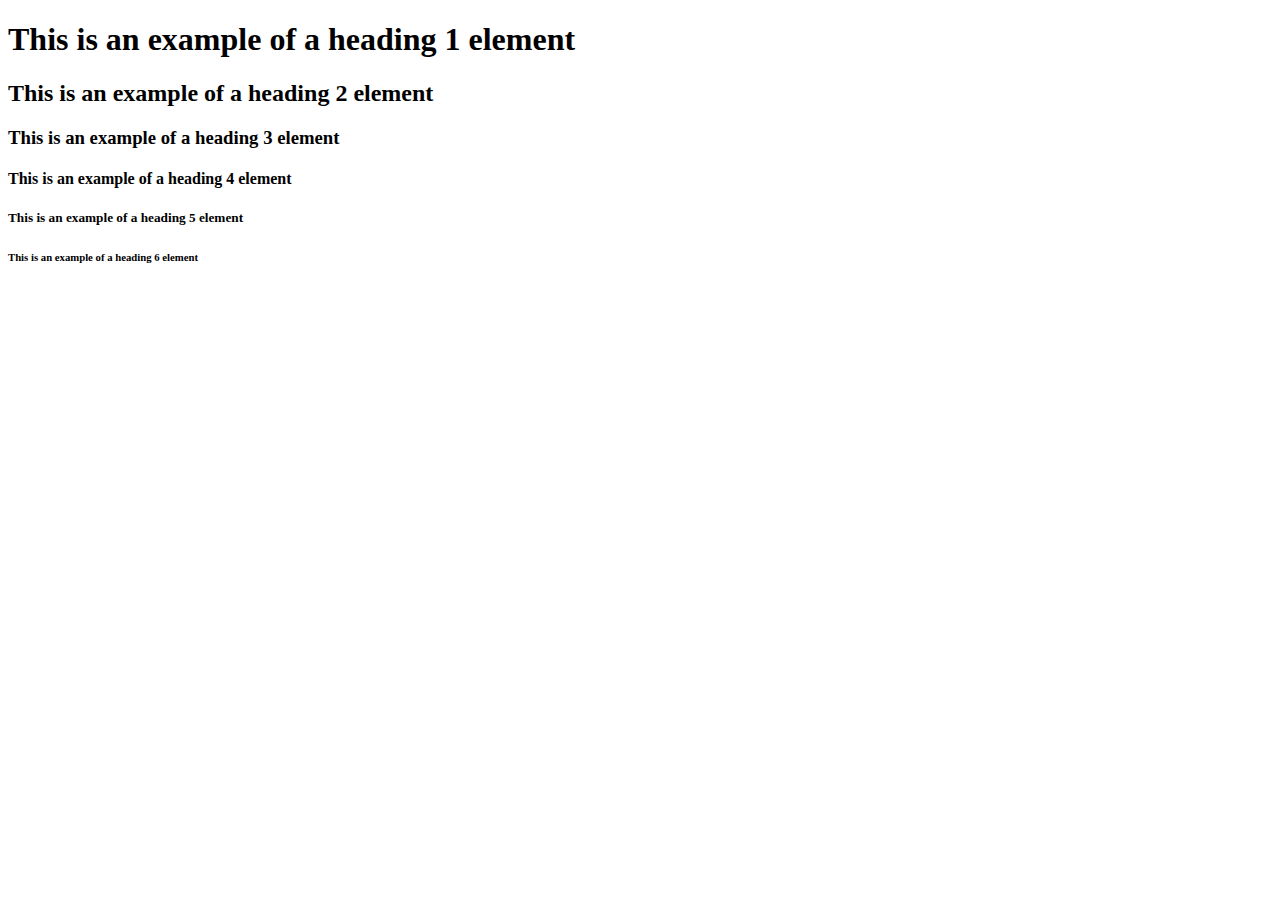
<file: demos/01-headings/index.html>
<!DOCTYPE html>
<html lang="en">
    <head>
        <meta charset="UTF-8">
        <meta name="viewport" content="width=device-width, initial-scale=1.0">
        <title>Headings Demo</title>
    </head>
    <body>
        <h1>This is an example of a heading 1 element</h1>
        <h2>This is an example of a heading 2 element</h2>
        <h3>This is an example of a heading 3 element</h3>
        <h4>This is an example of a heading 4 element</h4>
        <h5>This is an example of a heading 5 element</h5>
        <h6>This is an example of a heading 6 element</h6>
    </body>
</html>
</file>
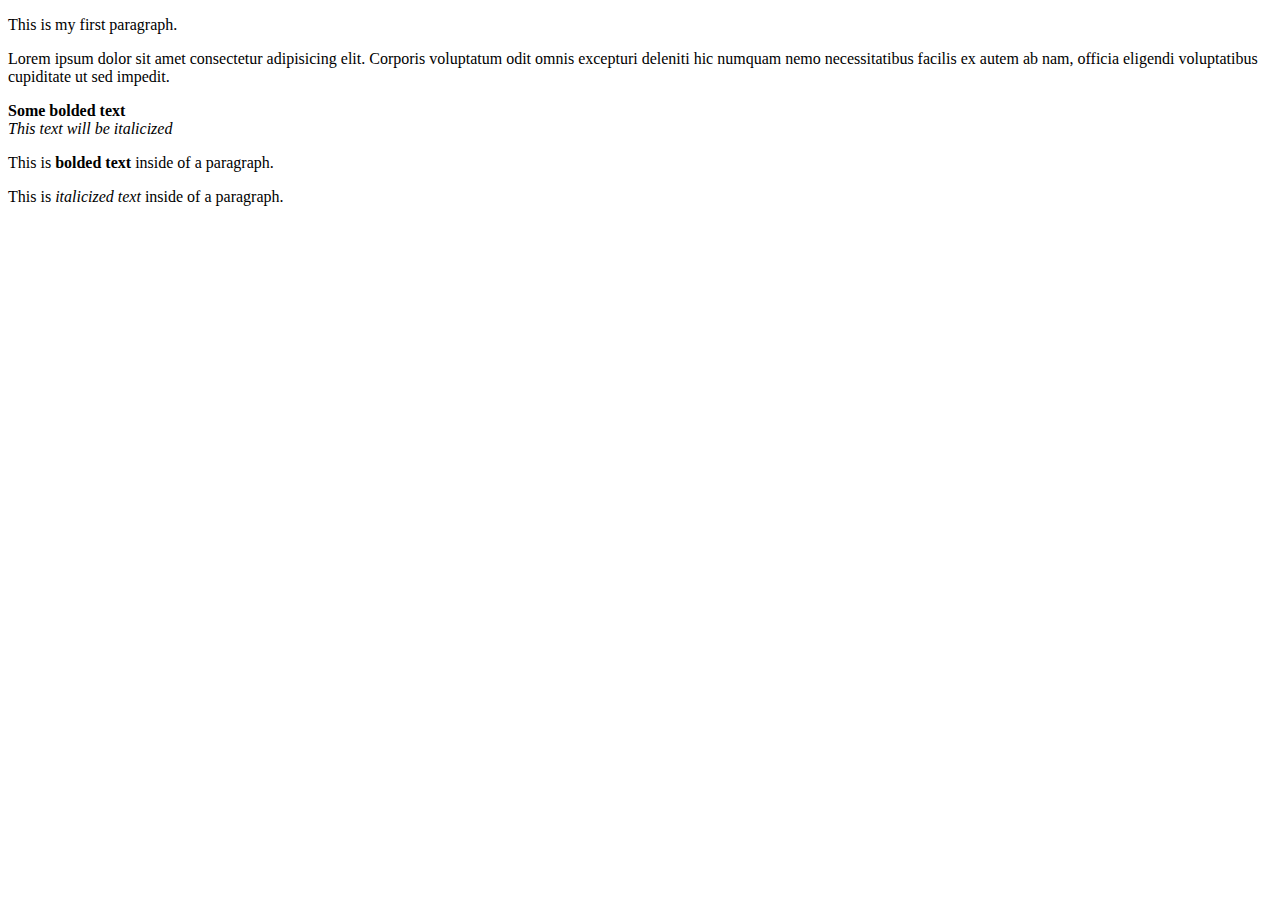
<file: demos/02-text-styling/index.html>
<!DOCTYPE html>
<html lang="en">
    <head>
        <meta charset="UTF-8">
        <meta name="viewport" content="width=device-width, initial-scale=1.0">
        <title>Text Styling Tags Demo</title>
    </head>
    <body>
        <p>This is my first paragraph.</p>
        <p>
            Lorem ipsum dolor sit amet consectetur adipisicing elit. Corporis voluptatum odit omnis excepturi deleniti hic numquam nemo necessitatibus facilis ex autem ab nam, officia eligendi voluptatibus cupiditate ut sed impedit.
        </p>
        <b>Some bolded text</b>
        <br>
        <i>This text will be italicized</i>
        <p>
            This is <b>bolded text</b> inside of a paragraph.
        </p>

        <p>
            This is <i>italicized text</i> inside of a paragraph.
        </p>
        
        
    </body>
</html>
</file>
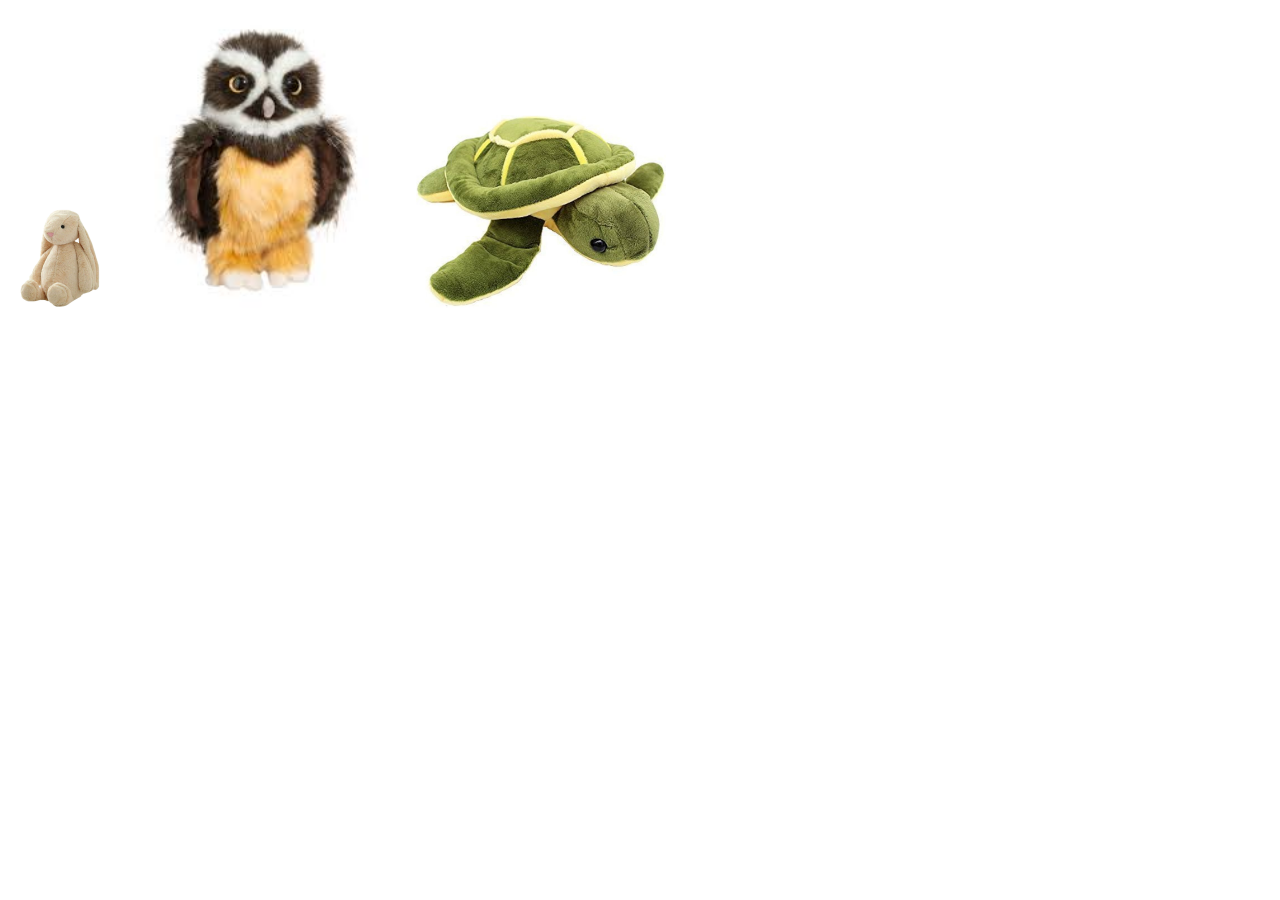
<file: demos/04-images/index.html>
<!DOCTYPE html>
<html lang="en">
    <head>
        <meta charset="UTF-8">
        <meta name="viewport" content="width=device-width, initial-scale=1.0">
        <title>Images Demo</title>
    </head>
    <body>
        <img 
            src="images/bunnyplush.jpeg"
            width="100"
            alt="A cute bunny plush."
        >

      
        
        <img 
            src="images/owlplush.jpeg" 
            alt="A cute Spectacled owl plush."
            height="300"
        >

        <img 
            src="images/turtleplush.jpg" 
            alt="A cute turtle plush that isn't a puppy turtle!"
            width="250"
        >
    </body>
</html>
</file>
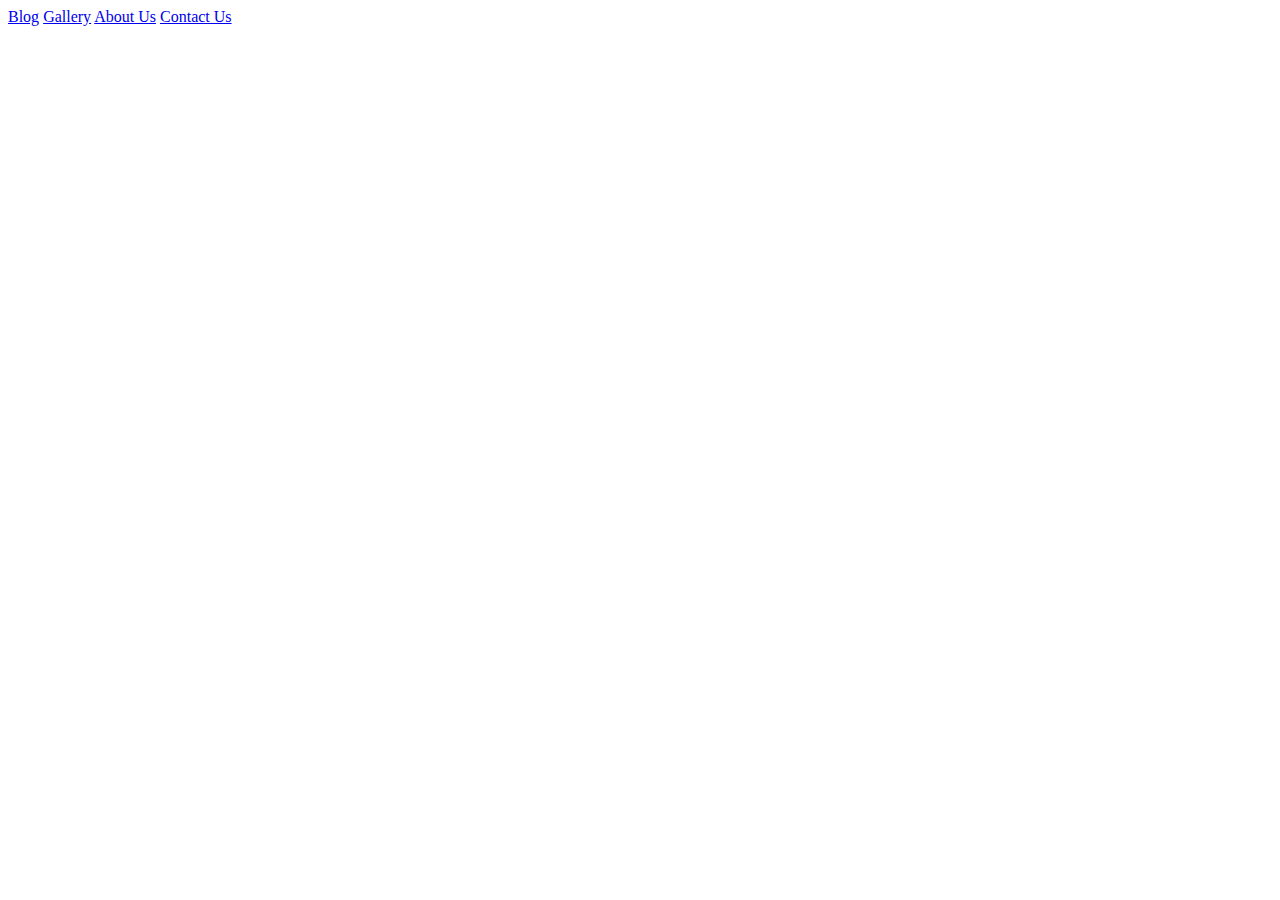
<file: demos/responsiveness demo/index.html>
<!DOCTYPE html>
<html lang="en">
    <head>
        <meta charset="UTF-8">
        <meta name="viewport" content="width=device-width, initial-scale=1.0">
        <title>Responsiveness demo</title>
        <link rel="stylesheet" href="css/style.css">
    </head>
    <body>
        <div id="nav">
            <a href="#">Blog</a>
            <a href="#">Gallery</a>
            <a href="#">About Us</a>
            <a href="#">Contact Us</a>
        </div>
        
        
    </body>
</html>
</file>
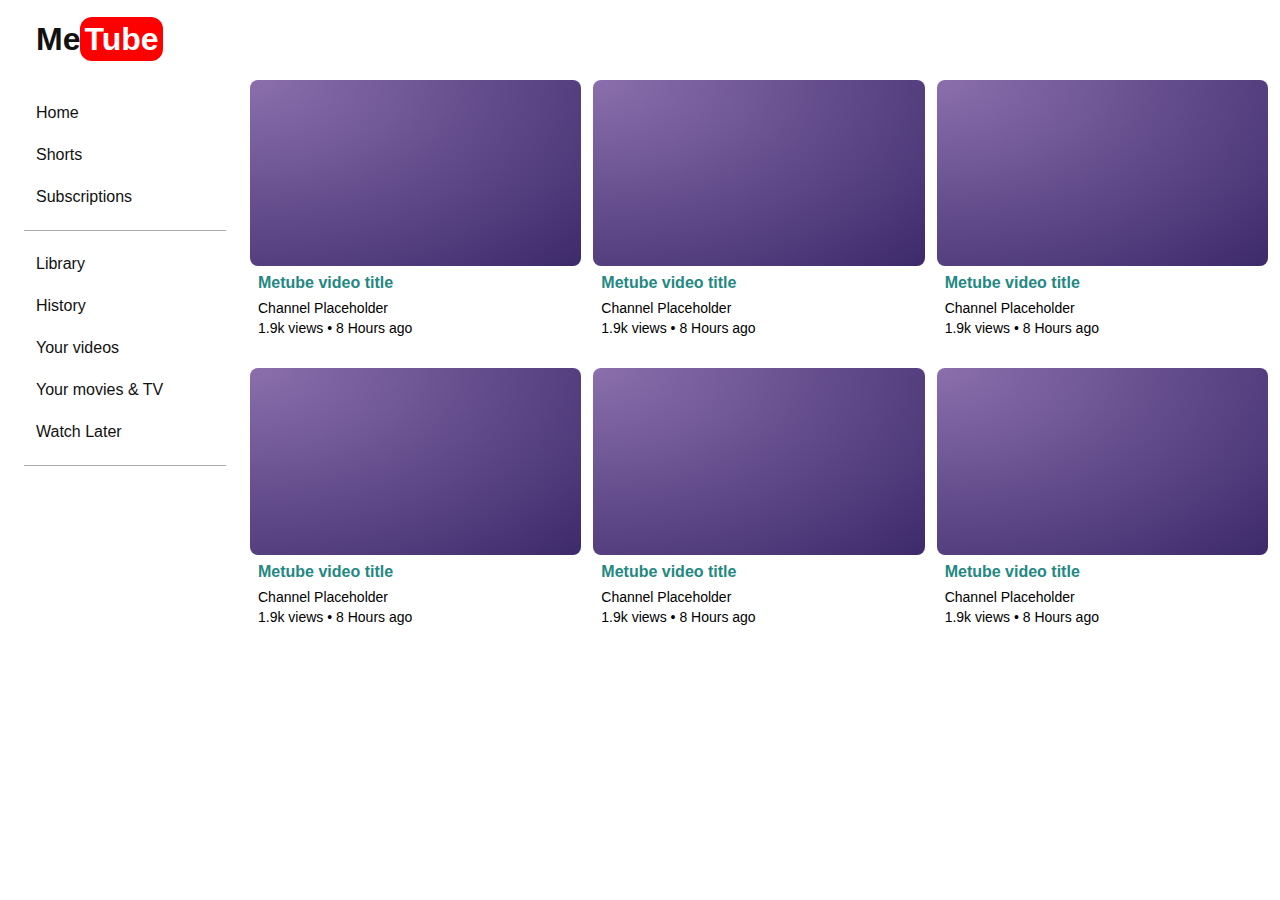
<file: demos/two-columns-mixed/index.html>
<!DOCTYPE html>
<html lang="en">
    <head>
        <meta charset="UTF-8">
        <meta name="viewport" content="width=device-width, initial-scale=1.0">
        <title>Two columns mixed demo</title>
        <link rel="stylesheet" href="css/style.css">
    </head>
    <body>
        <div id="grid-layout">
            <div id="header">
                <h1>
                    <a href="#">
                        <span id="me">Me</span><span id="tube">Tube</span>
                    </a>
                </h1>
            </div>
            <div id="sidebar">
                <ul>
                    <li><a href="#">Home</a></li>
                    <li><a href="#">Shorts</a></li>
                    <li><a href="#">Subscriptions</a></li>
                </ul>
                <ul>
                    <li><a href="#">Library</a></li>
                    <li><a href="#">History</a></li>
                    <li><a href="#">Your videos</a></li>
                    <li><a href="#">Your movies & TV</a></li>
                    <li><a href="#">Watch Later</a></li>
                </ul>
            </div>
            <div id="main">
                <!-- Metube item start -->
                <div class="metube-item">
                    <div class="thumbnail-placeholder"></div>
                    <h4><a href="#">Metube video title</a></h4>
                    <div class="video-details">
                        <div class="video-channel">Channel Placeholder</div>
                        <div class="views-and-post">
                            <span class="video-views">1.9k views</span>
                            &bull;
                            <span class="video-post">8 Hours ago</span>
                        </div>
                    </div>
                </div>
                <!-- Metube item end -->
                <!-- Metube item start -->
                <div class="metube-item">
                    <div class="thumbnail-placeholder"></div>
                    <h4><a href="#">Metube video title</a></h4>
                    <div class="video-details">
                        <div class="video-channel">Channel Placeholder</div>
                        <div class="views-and-post">
                            <span class="video-views">1.9k views</span>
                            &bull;
                            <span class="video-post">8 Hours ago</span>
                        </div>
                    </div>
                </div>
                <!-- Metube item end -->
                <!-- Metube item start -->
                <div class="metube-item">
                    <div class="thumbnail-placeholder"></div>
                    <h4><a href="#">Metube video title</a></h4>
                    <div class="video-details">
                        <div class="video-channel">Channel Placeholder</div>
                        <div class="views-and-post">
                            <span class="video-views">1.9k views</span>
                            &bull;
                            <span class="video-post">8 Hours ago</span>
                        </div>
                    </div>
                </div>
                <!-- Metube item end -->
                <!-- Metube item start -->
                <div class="metube-item">
                    <div class="thumbnail-placeholder"></div>
                    <h4><a href="#">Metube video title</a></h4>
                    <div class="video-details">
                        <div class="video-channel">Channel Placeholder</div>
                        <div class="views-and-post">
                            <span class="video-views">1.9k views</span>
                            &bull;
                            <span class="video-post">8 Hours ago</span>
                        </div>
                    </div>
                </div>
                <!-- Metube item end -->
                <!-- Metube item start -->
                <div class="metube-item">
                    <div class="thumbnail-placeholder"></div>
                    <h4><a href="#">Metube video title</a></h4>
                    <div class="video-details">
                        <div class="video-channel">Channel Placeholder</div>
                        <div class="views-and-post">
                            <span class="video-views">1.9k views</span>
                            &bull;
                            <span class="video-post">8 Hours ago</span>
                        </div>
                    </div>
                </div>
                <!-- Metube item end -->
                  <!-- Metube item start -->
                  <div class="metube-item">
                    <div class="thumbnail-placeholder"></div>
                    <h4><a href="#">Metube video title</a></h4>
                    <div class="video-details">
                        <div class="video-channel">Channel Placeholder</div>
                        <div class="views-and-post">
                            <span class="video-views">1.9k views</span>
                            &bull;
                            <span class="video-post">8 Hours ago</span>
                        </div>
                    </div>
                </div>
                <!-- Metube item end -->

  
            </div>
        </div>
        
    </body>
</html>
</file>
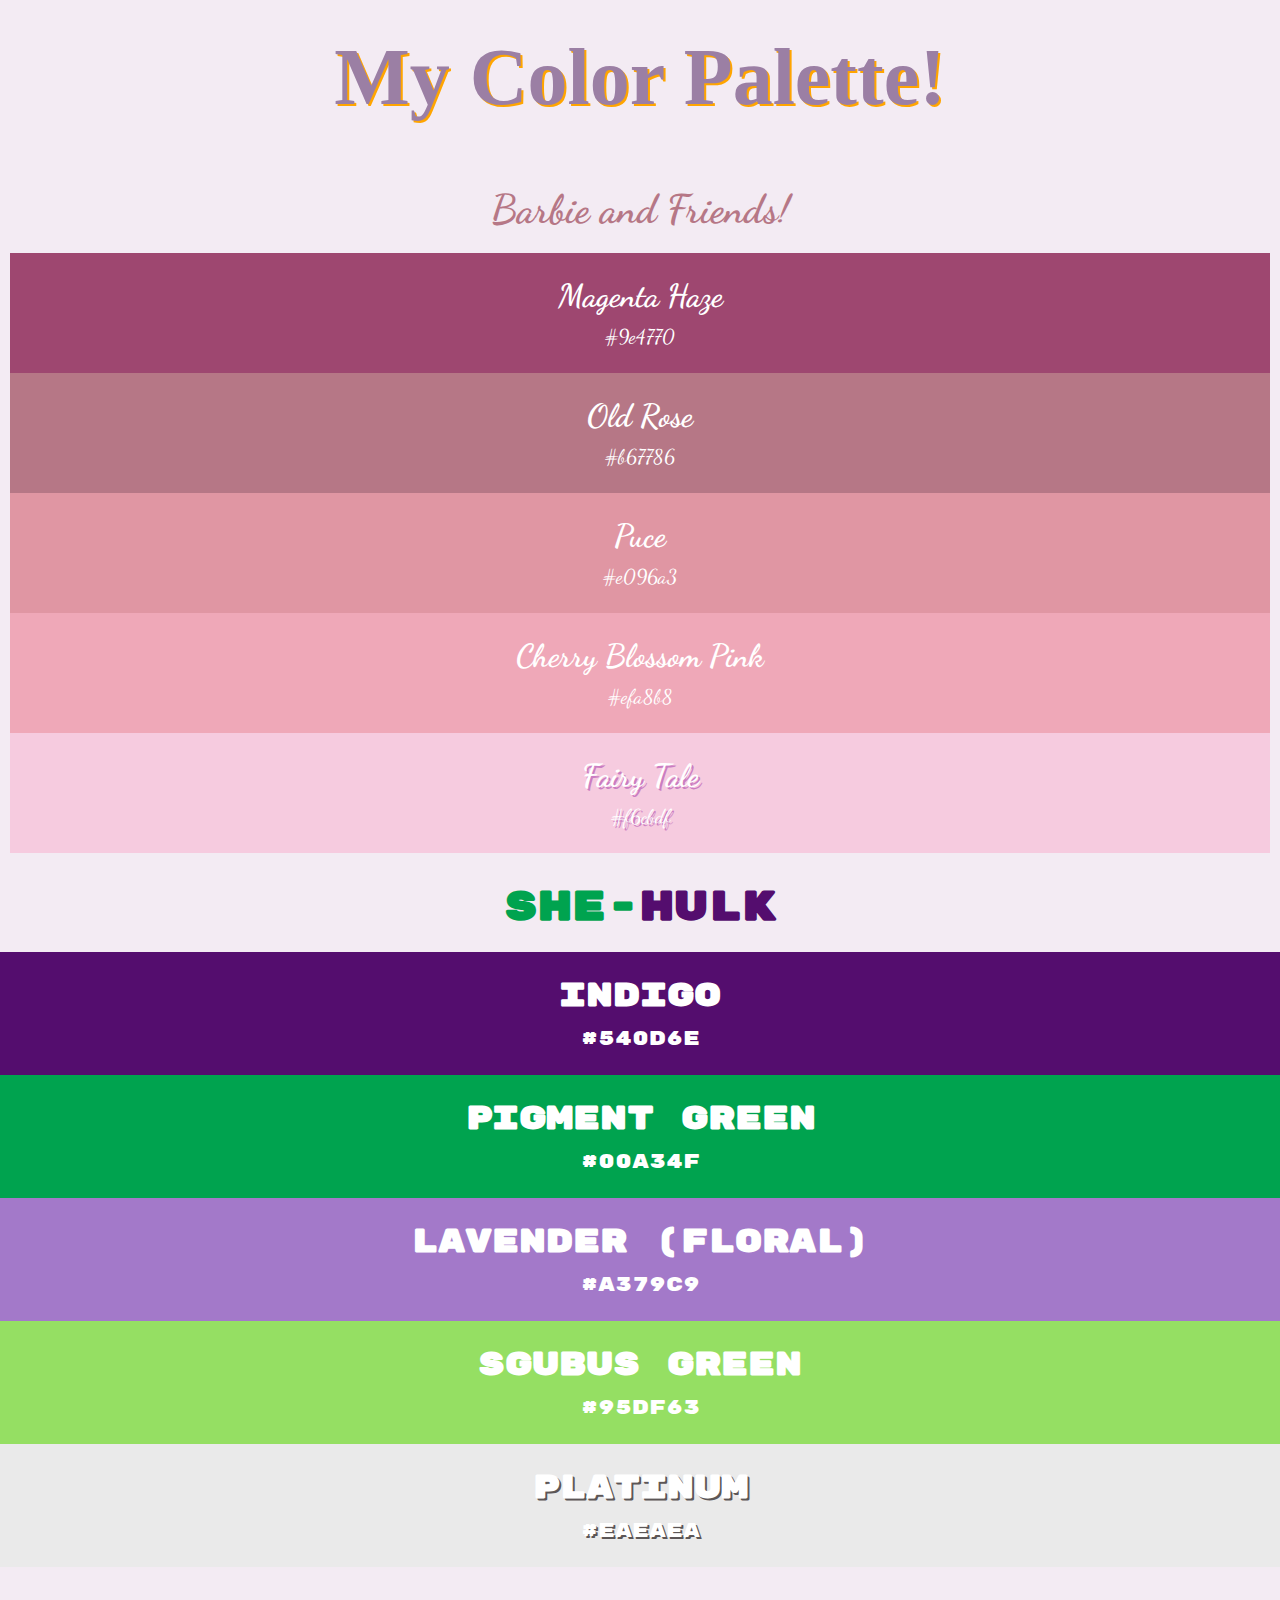
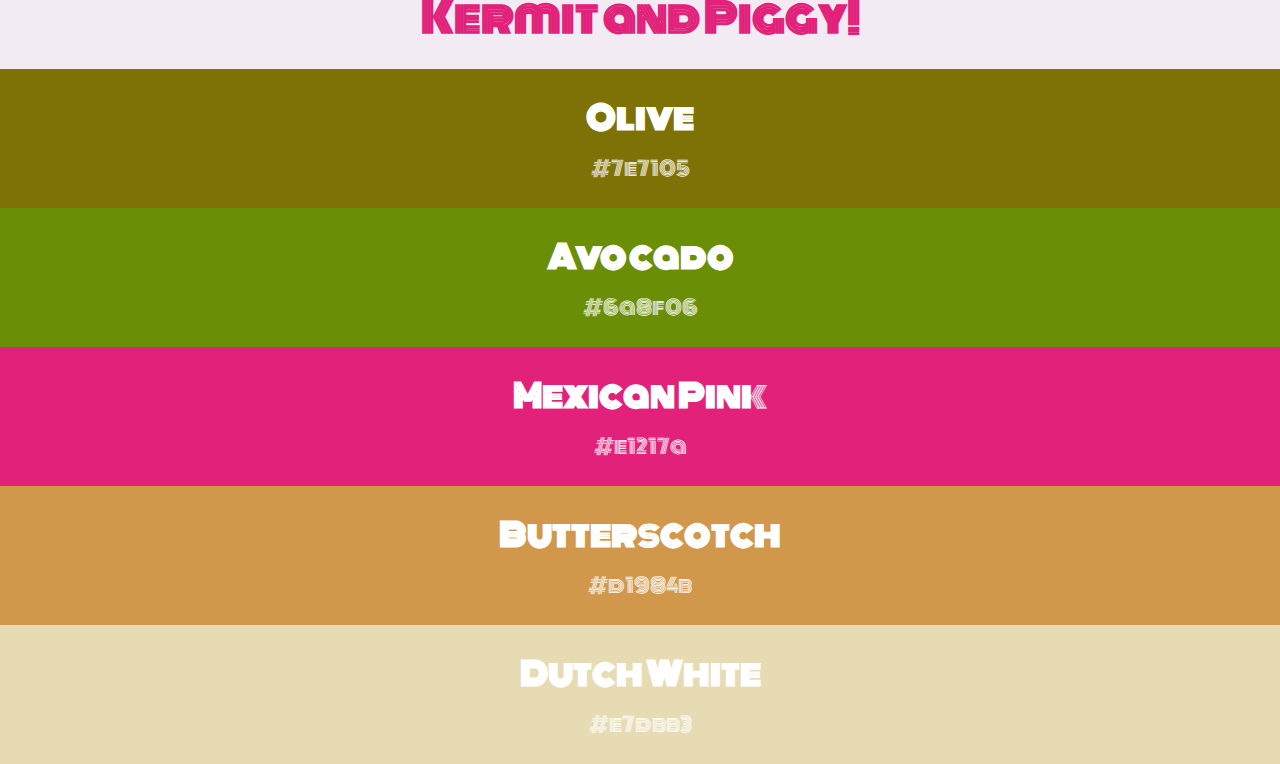
<file: exercises/color-palettes/index.html>
<!DOCTYPE html>
<html lang="en">
    <head>
        <meta charset="UTF-8">
        <meta name="viewport" content="width=device-width, initial-scale=1.0">
        <title>My FUN Color Palette!</title>
        <link rel="stylesheet" href="css/style.css">
    </head>
    <body>
        <main>
            <h1 id="big_title">My Color Palette!</h1>

            <section id="big_flex">
                <aside id="color_palette_one">
                    <h2 id="title_1">Barbie and Friends!</h2>
                    <div id="a1">
                        <h4 class="color_title1">Magenta Haze</h4>
                        <p class="text_hex">#9e4770</p>
                    </div>
                    <div id="b1">
                        <h4 class="color_title1">Old Rose</h4>
                        <p class="text_hex">#b67786</p>
                    </div>
                    <div id="c1">
                        <h4 class="color_title1">Puce</h4>
                        <p class="text_hex">#e096a3</p>
                    </div>
                    <div id="d1">
                        <h4 class="color_title1">Cherry Blossom Pink</h4>
                        <p class="text_hex">#efa8b8</p>
                    </div>
                    <div id="e1">
                        <h4 class="color_title1" id="fairy_text">
                            Fairy Tale
                        </h4>
                        <p class="text_hex" id="fairy_hex">#f6cbdf</p>
                    </div>
                </aside>

                <aside id="color_palette_two">
                    <h2 id="title_2">She-<span>Hulk</span></h2>
                    <div id="a2">
                        <h4 class="color_title2">Indigo</h4>
                        <p class="text_hex">#540d6e</p>
                    </div>
                    <div id="b2">
                        <h4 class="color_title2">Pigment Green</h4>
                        <p class="text_hex">#00a34f</p>
                    </div>
                    <div id="c2">
                        <h4 class="color_title2">Lavender (floral)</h4>
                        <p class="text_hex">#A379c9</p>
                    </div>
                    <div id="d2">
                        <h4 class="color_title2">SGUBUS Green</h4>
                        <p class="text_hex">#95df63</p>
                    </div>
                    <div id="e2">
                        <h4 class="color_title2" id="pla_title">Platinum</h4>
                        <p class="text_hex" id="pla_hex">#eaeaea</p>
                    </div>

                </aside>

                <aside id="color_palette_three">
                    <h2 id="title_3">Kermit and Piggy!</h2>
                    <div id="a3">
                        <h4 class="color_title3">Olive</h4>
                        <p class="text_hex">#7e7105</p>
                    </div>
                    <div id="b3">
                        <h4 class="color_title3">Avocado</h4>
                        <p class="text_hex">#6a8f06</p>
                    </div>
                    <div id="c3">
                        <h4 class="color_title3">Mexican Pink</h4>
                        <p class="text_hex">#e1217a</p>
                    </div>
                    <div id="d3">
                        <h4 class="color_title3">Butterscotch</h4>
                        <p class="text_hex">#d1984b</p>
                    </div>
                    <div id="e3">
                        <h4 class="color_title3">Dutch White</h4>
                        <p class="text_hex">#e7dbb3</p>
                    </div>

                </aside>

            </section>
        </main>
        
    </body>
</html>
</file>
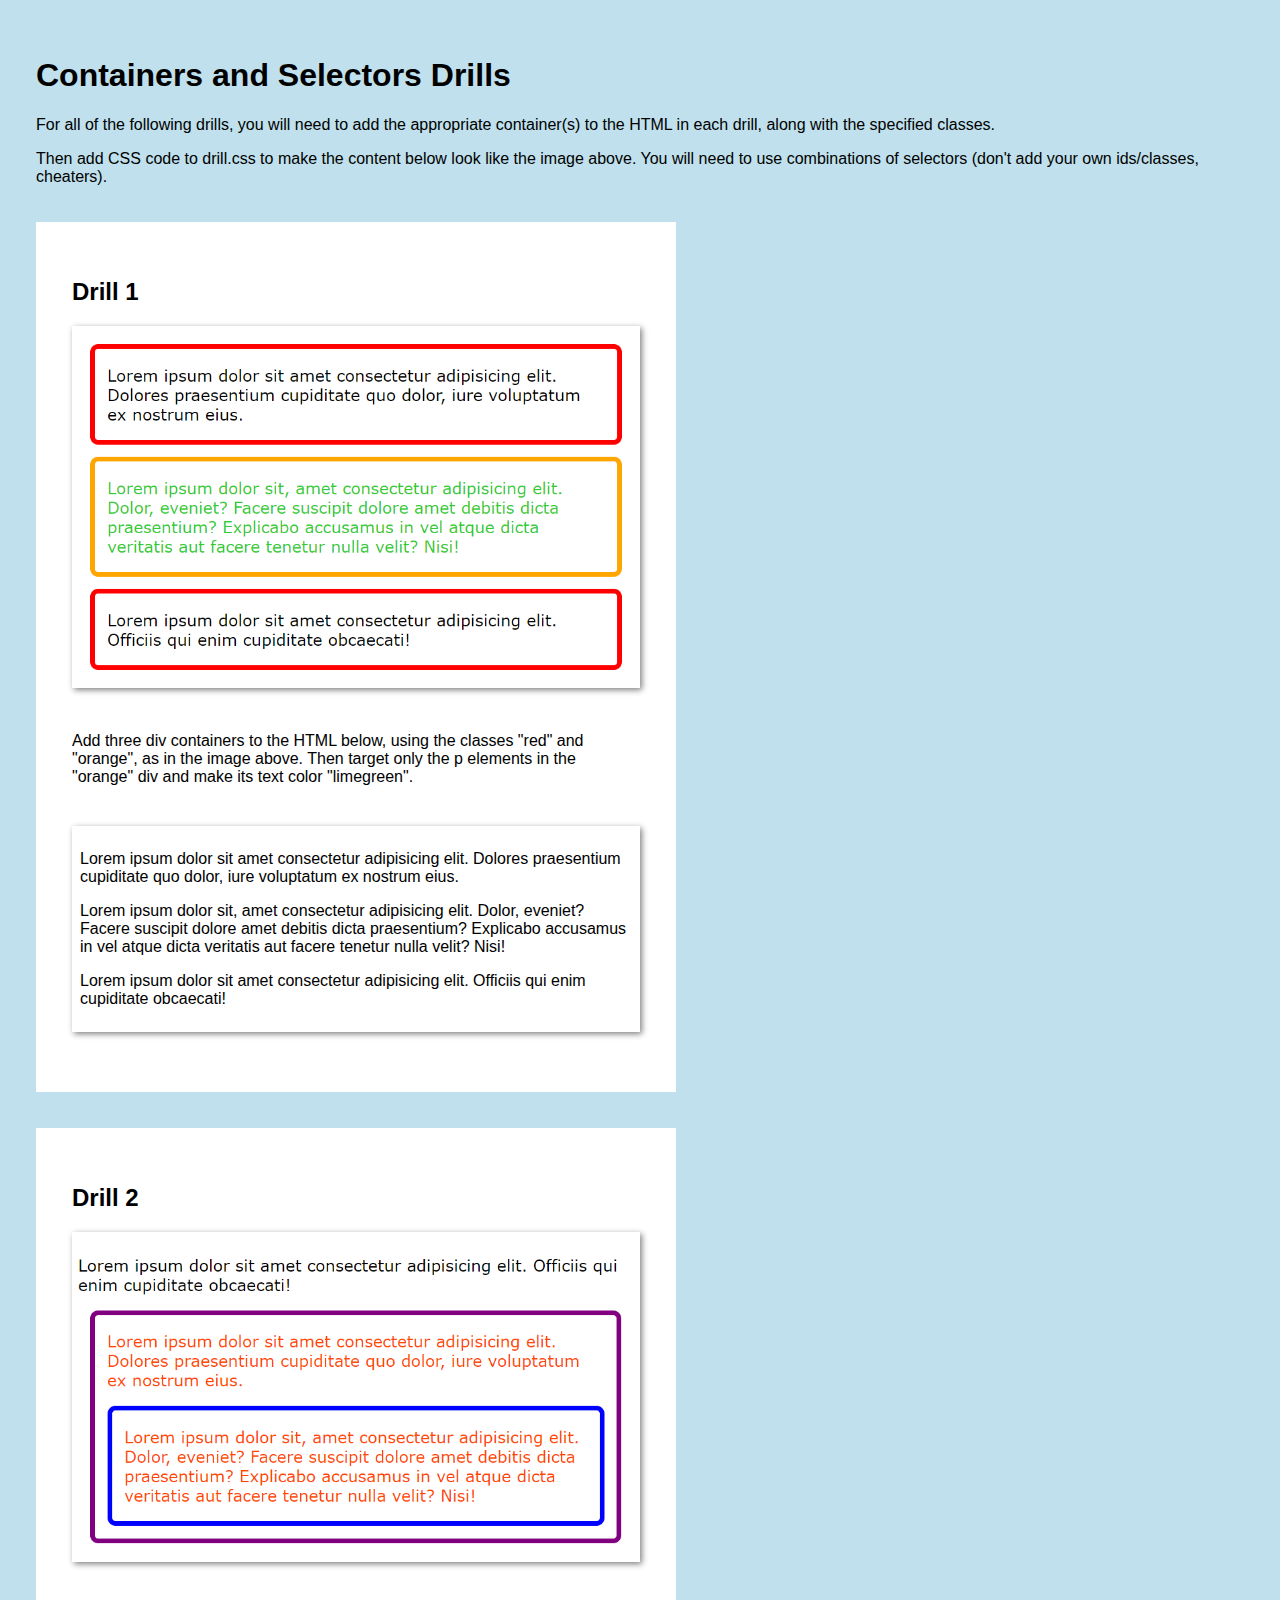
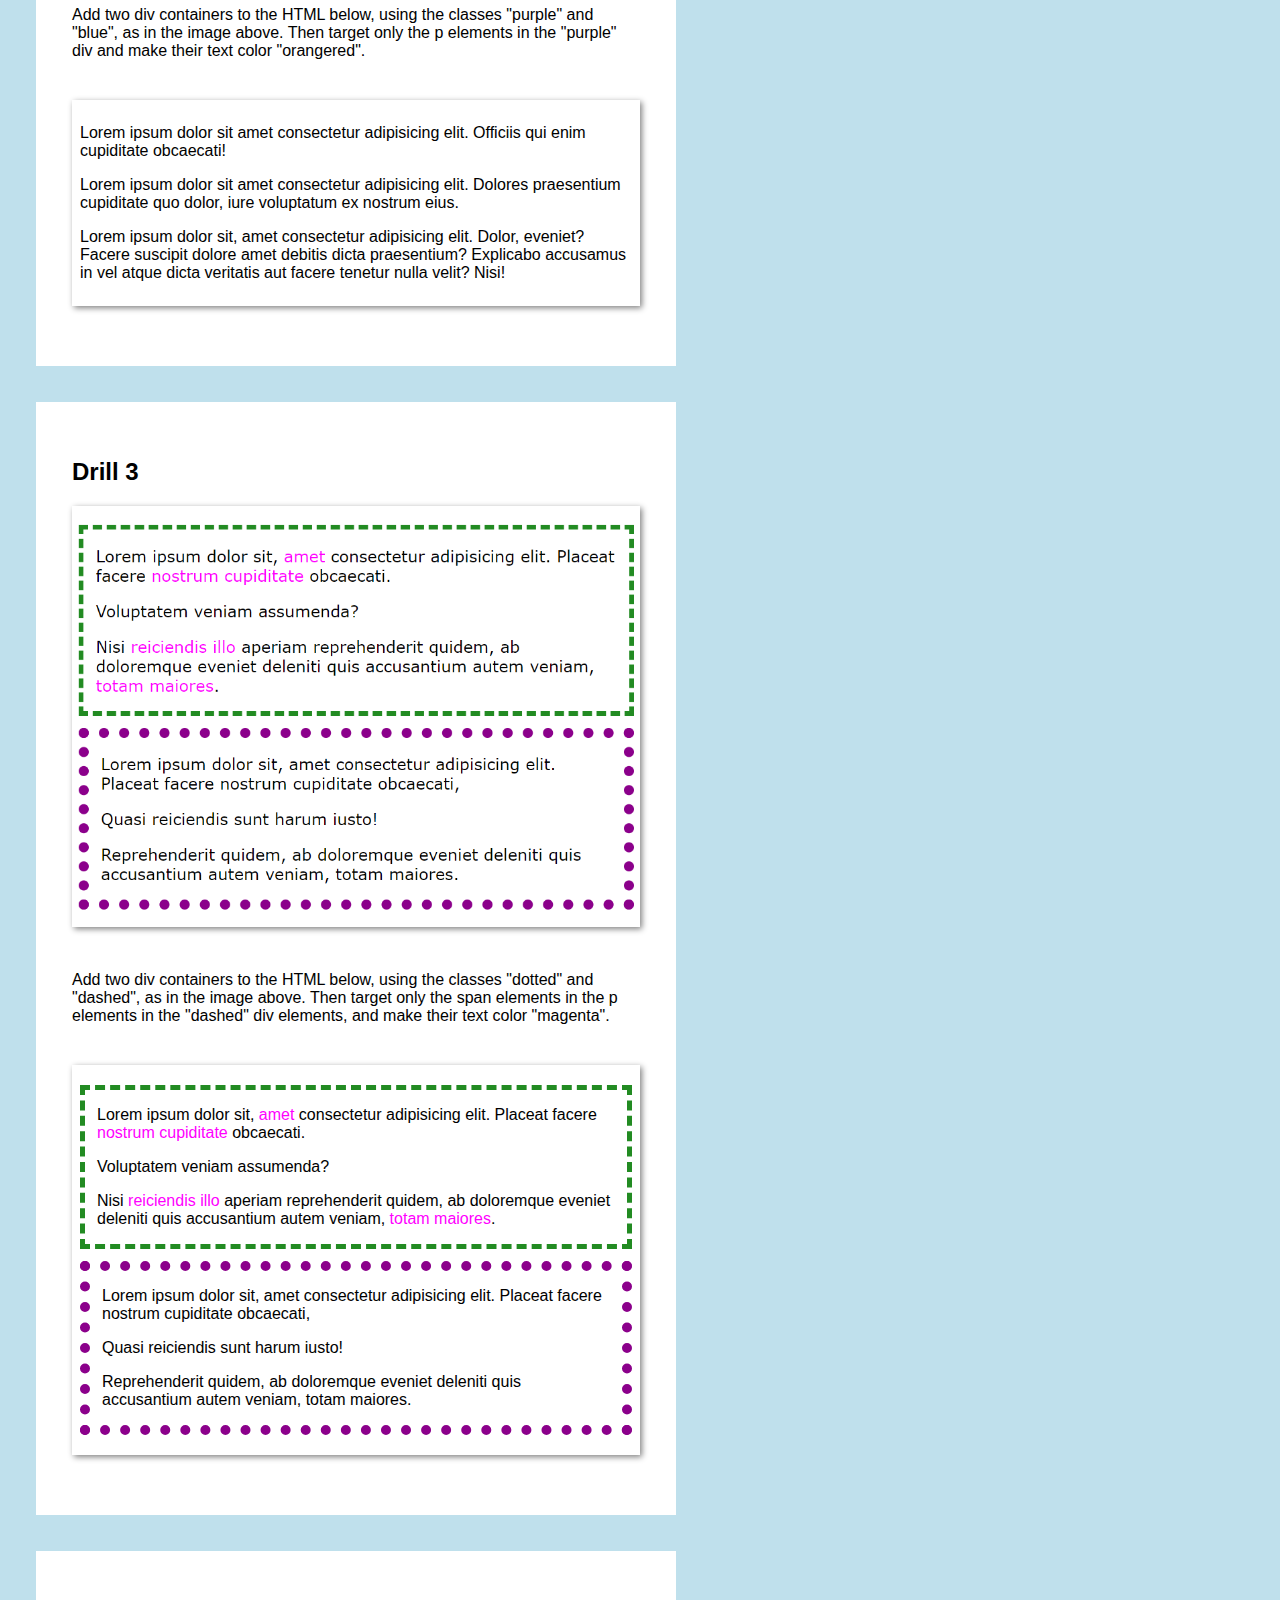
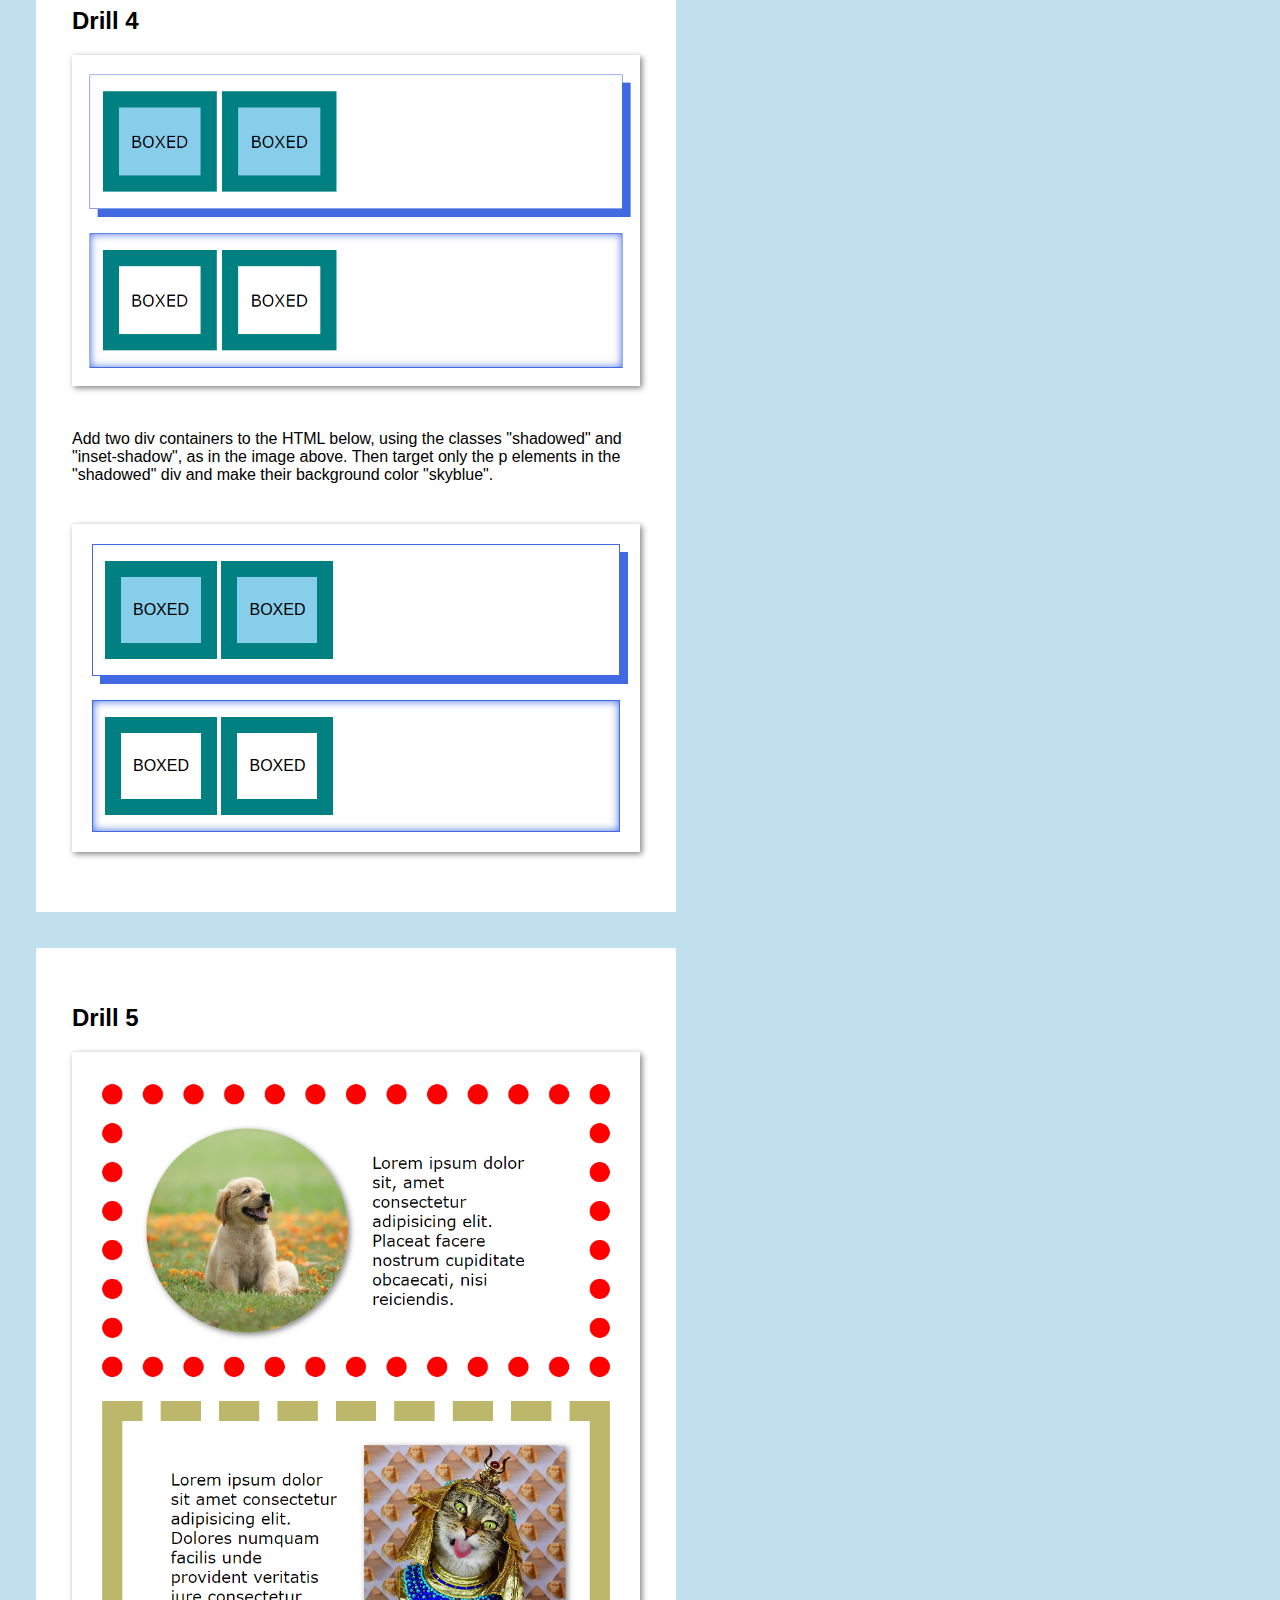
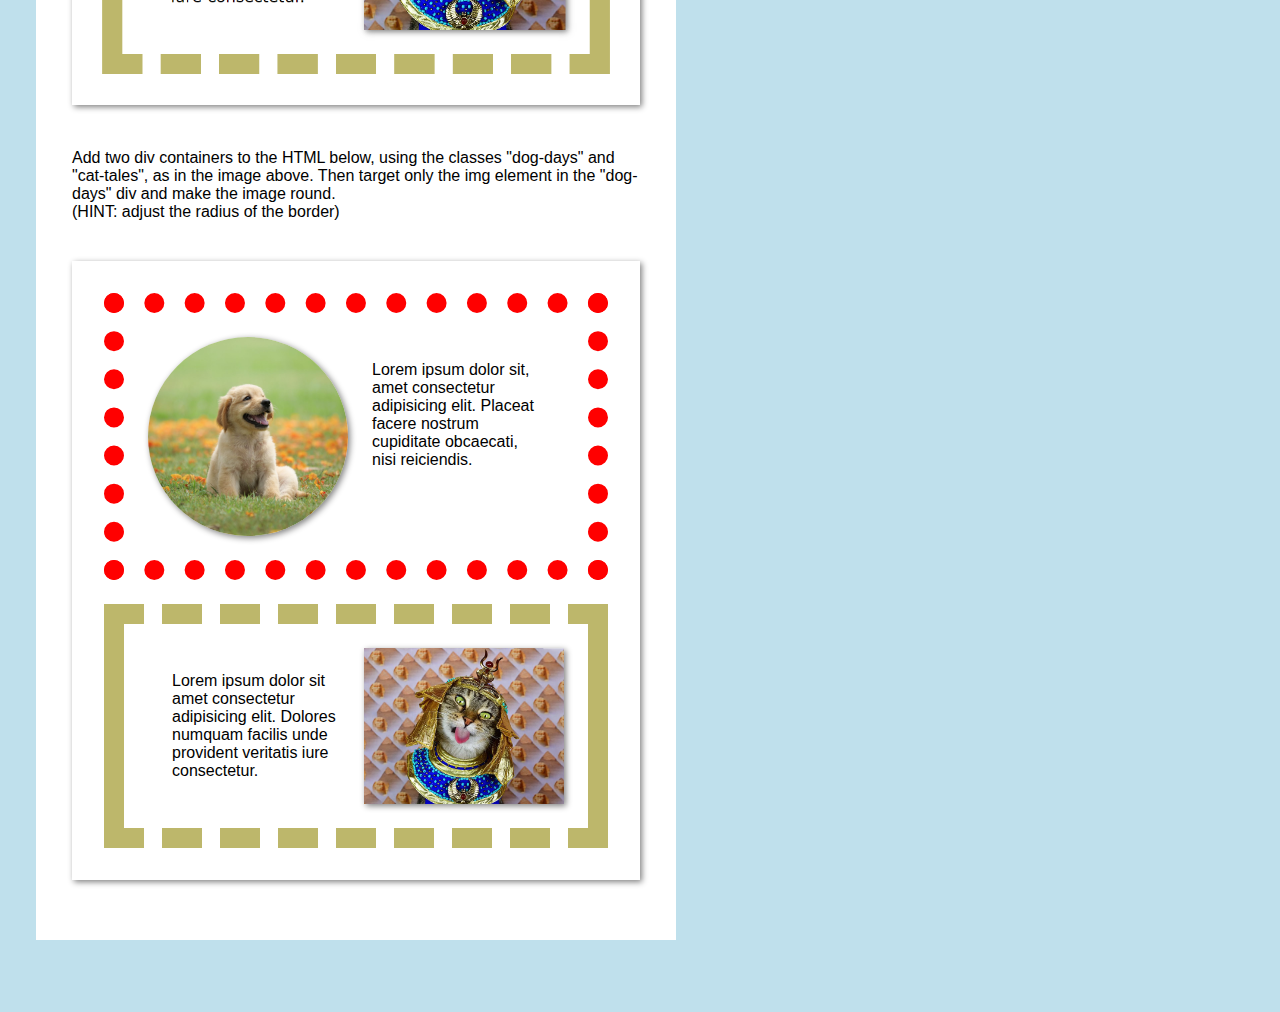
<file: exercises/containers-selectors-drills/index.html>
<!DOCTYPE html>
<html lang="en">
    <head> 
        <meta charset="UTF-8"> 
        <meta http-equiv="X-UA-Compatible" content="IE=edge"> 
        <meta name="viewport" content="width=device-width, initial-scale=1.0"> 
        <title>Containers and Selectors Drills</title>
        <link href="css/style.css" rel="stylesheet">
        <link href="css/drill.css" rel="stylesheet">
    </head>
    <body>  
        <h1>Containers and Selectors Drills</h1>
        <p>
            For all of the following drills, you will need to
            add the appropriate container(s) to the HTML in
            each drill, along with the specified classes. 
        </p>
        <p>
            Then add CSS code to drill.css to make the content 
            below look like the image above. You will need 
            to use combinations of selectors (don't add your
            own ids/classes, cheaters).  
        </p>
        <section id="drill1">
            <h2>Drill 1</h2>
            <img src="images/drill1.png" alt="Drill 1">
            <p>
                Add three div containers to the HTML below,
                using the classes "red" and "orange", as in
                the image above. Then target only the p 
                elements in the "orange" div and make its 
                text color "limegreen". 
            </p>
            <div class="solution">

                <p>
                    Lorem ipsum dolor sit amet consectetur 
                    adipisicing elit. Dolores praesentium 
                    cupiditate quo dolor, iure voluptatum 
                    ex nostrum eius.
                </p>

                <p>
                    Lorem ipsum dolor sit, amet consectetur 
                    adipisicing elit. Dolor, eveniet? Facere 
                    suscipit dolore amet debitis dicta 
                    praesentium? Explicabo accusamus in vel 
                    atque dicta veritatis aut facere tenetur 
                    nulla velit? Nisi!
                </p>

                <p>
                    Lorem ipsum dolor sit amet consectetur 
                    adipisicing elit. Officiis qui enim 
                    cupiditate obcaecati!
                </p>

            </div>
        </section>

        <section id="drill2">
            <h2>Drill 2</h2>
            <img src="images/drill2.png" alt="Drill 2">
            <p>
                Add two div containers to the HTML below,
                using the classes "purple" and "blue", as in
                the image above. Then target only the p 
                elements in the "purple" div and make their 
                text color "orangered". 
            </p>
            <div class="solution">
                <p>
                    Lorem ipsum dolor sit amet consectetur 
                    adipisicing elit. Officiis qui enim 
                    cupiditate obcaecati!
                </p>

                <p>
                    Lorem ipsum dolor sit amet consectetur 
                    adipisicing elit. Dolores praesentium 
                    cupiditate quo dolor, iure voluptatum 
                    ex nostrum eius.
                </p>

                <p>
                    Lorem ipsum dolor sit, amet consectetur 
                    adipisicing elit. Dolor, eveniet? Facere 
                    suscipit dolore amet debitis dicta 
                    praesentium? Explicabo accusamus in vel 
                    atque dicta veritatis aut facere tenetur 
                    nulla velit? Nisi!
                </p>

            </div>
        </section>

        <section id="drill3">
            <h2>Drill 3</h2>
            <img src="images/drill3.png" alt="Drill 3">
            <p>
                Add two div containers to the HTML below,
                using the classes "dotted" and "dashed", as in
                the image above. Then target only the span
                elements in the p elements in the "dashed" div
                elements, and make their text color "magenta". 
            </p>
            <div class="solution">
                <div class="dashed">
                    <p>
                        Lorem ipsum dolor sit, <span>amet</span> 
                        consectetur adipisicing elit. Placeat 
                        facere <span>nostrum cupiditate</span> 
                        obcaecati.
                    </p>
                    <span>Voluptatem veniam assumenda?</span>
                    <p> 
                        Nisi <span>reiciendis illo</span> aperiam 
                        reprehenderit quidem, ab doloremque 
                        eveniet deleniti quis accusantium autem 
                        veniam, <span>totam maiores</span>.
                    </p>

                </div>

             
             

                <div class="dotted">
                    <p>
                        <span>Lorem ipsum dolor</span> sit, amet 
                        consectetur adipisicing elit. 
                        <span>Placeat</span> 
                        facere nostrum cupiditate obcaecati, 
                    </p>
                    <span>Quasi reiciendis sunt harum iusto!</span>
                    <p>
                        Reprehenderit <span>quidem</span>, ab 
                        doloremque eveniet deleniti quis 
                        <span>accusantium autem</span>
                        veniam, totam maiores.
                    </p>

                </div>

                

            </div>
        </section>

        <section id="drill4">
            <h2>Drill 4</h2>
            <img src="images/drill4.png" alt="Drill 4">
            <p>
                Add two div containers to the HTML below,
                using the classes "shadowed" and "inset-shadow", 
                as in the image above. Then target only the p 
                elements in the "shadowed" div and make their 
                background color "skyblue". 
            </p>
            <div class="solution">

                <div class="shadowed">
                    <p>BOXED</p>
                    <p>BOXED</p>

                </div>

                <div class="inset-shadow">
                    <p>BOXED</p>
                    <p>BOXED</p>

                </div>

                   
                   

            </div>
        </section>

        <section id="drill5">
            <h2>Drill 5</h2>
            <img src="images/drill5.png" alt="Drill 5">
            <p>
                Add two div containers to the HTML below,
                using the classes "dog-days" and "cat-tales", 
                as in the image above. Then target only the img 
                element in the "dog-days" div and make the
                image round. <br>(HINT: adjust the radius of the
                border)
            </p>
            <div class="solution">
                <div class="dog-days">
                    
                    <img 
                        src="images/dog.jpg"
                        alt="happy pupper"
                    >
                    <p id="d7-p-1" class="d7-p">
                        Lorem ipsum dolor sit, amet 
                        consectetur adipisicing elit. Placeat 
                        facere nostrum cupiditate obcaecati, 
                        nisi reiciendis.
                    </p>

                </div>

                <div class="cat-tales">
                    <p id="d7-p-2" class="d7-p">
                        Lorem ipsum dolor sit amet consectetur 
                        adipisicing elit. Dolores numquam 
                        facilis unde provident veritatis 
                        iure consectetur.
                    </p>
                    <img 
                        src="images/egypt-kitty.webp"
                        alt="regal kitteh"
                    >

                </div>


             

            </div>
        </section>
    </body>
</html>
</file>
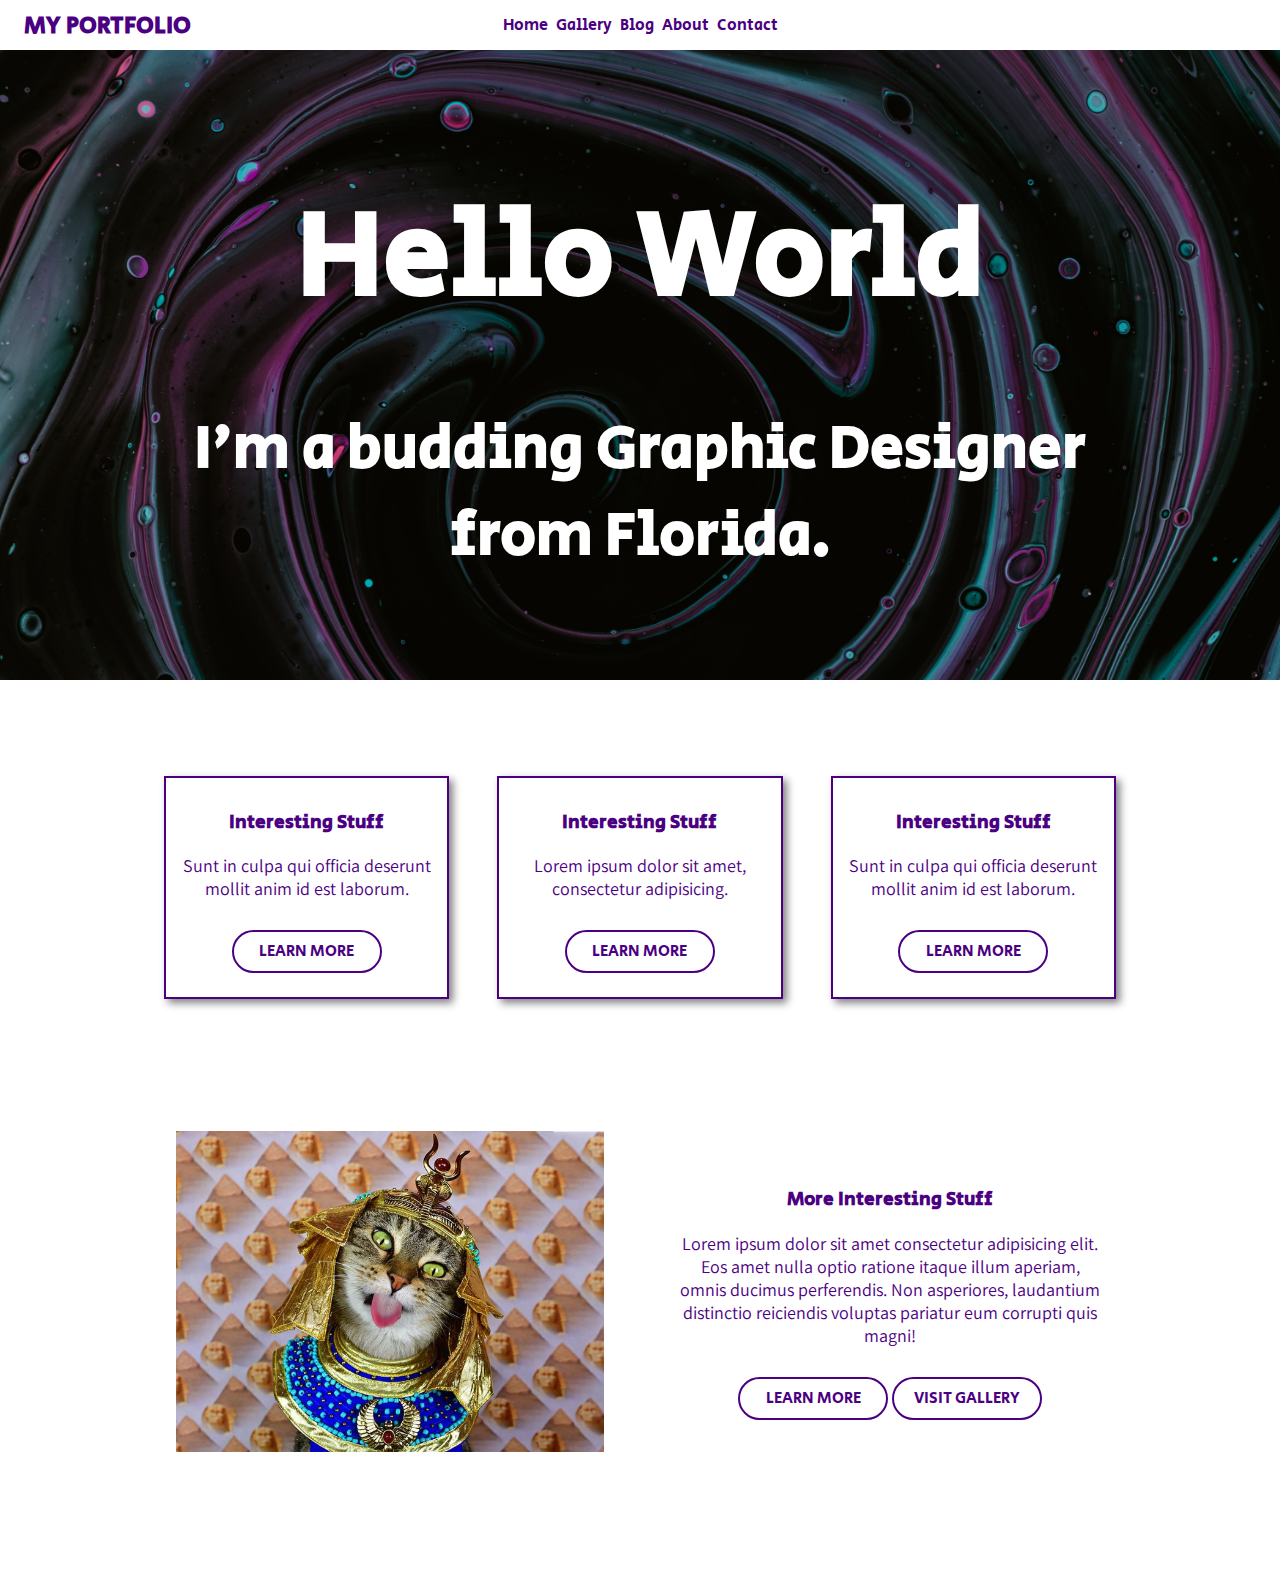
<file: exercises/media-queries/index.html>
<!DOCTYPE html>
<html lang="en-US">
    <head>
        <title>MY PORTFOLIO</title>
        <link rel="stylesheet" href="https://cdnjs.cloudflare.com/ajax/libs/font-awesome/6.2.0/css/all.min.css" integrity="sha512-xh6O/CkQoPOWDdYTDqeRdPCVd1SpvCA9XXcUnZS2FmJNp1coAFzvtCN9BmamE+4aHK8yyUHUSCcJHgXloTyT2A==" crossorigin="anonymous" referrerpolicy="no-referrer" />
        <link rel="stylesheet" href="css/style.css">
    </head>
    <body>
        <div id="nav">
            <h2>MY PORTFOLIO</h2>
            <ul id="nav-links">
                <li><a href="#">Home</a></li>
                <li><a href="#">Gallery</a></li>
                <li><a href="#">Blog</a></li>
                <li><a href="#">About</a></li>
                <li><a href="#">Contact</a></li>
            </ul>
            <ul class="social-media">
                <li>
                    <a href="https://www.twitter.com">
                        <i class="fa-brands fa-twitter"></i>
                    </a>
                </li>
                <li><a href="#"><i class="fa-brands fa-facebook"></i></a></li>
                <li><a href="#"><i class="fa-brands fa-instagram"></i></a></li>
                <li><a href="#"><i class="fa-brands fa-github"></i></a></li>
            </ul>
        </div>
        <div id="hero">
            <div>
                <h1>Hello World</h1>
                <h3>I'm a budding Graphic Designer from Florida.</h3>
            </div>
        </div>
        <div id="content-container">
            <div class="three-cards">
                <div class="card">
                    <h3>Interesting Stuff</h3>
                    <p>
                        Sunt in culpa qui officia deserunt
                        mollit anim id est laborum.
                    </p>
                    <a href="#">LEARN MORE</a>
                </div>
                <div class="card">
                    <h3>Interesting Stuff</h3>
                    <p>
                        Lorem ipsum dolor sit amet,
                        consectetur adipisicing.
                    </p>
                    <a href="#">LEARN MORE</a>
                </div>
                <div class="card">
                    <h3>Interesting Stuff</h3>
                    <p>
                        Sunt in culpa qui officia deserunt
                        mollit anim id est laborum.
                    </p>
                    <a href="#">LEARN MORE</a>
                </div>
            </div>

            <div class="two-cards">
                <div class="card">
                    <img src="images/egypt-kitty.webp" alt="cleopawtra">
                </div>
                <div class="card">
                    <h3>More Interesting Stuff</h3>
                    <p>
                        Lorem ipsum dolor sit amet consectetur adipisicing elit. 
                        Eos amet nulla optio ratione itaque illum aperiam, omnis 
                        ducimus perferendis. Non asperiores, laudantium 
                        distinctio reiciendis voluptas pariatur eum corrupti 
                        quis magni!
                    </p>
                    <a href="#">LEARN MORE</a>
                    <a href="#">VISIT GALLERY</a>
                </div>
            </div>
        </div>
        <div id="footer">
            <ul class="social-media">
                <li><a href="#"><i class="fa-brands fa-twitter"></i></a></li>
                <li><a href="#"><i class="fa-brands fa-facebook"></i></a></li>
                <li><a href="#"><i class="fa-brands fa-instagram"></i></a></li>
                <li><a href="#"><i class="fa-brands fa-github"></i></a></li>
            </ul>
        </div>
    </body>
</html>
</file>
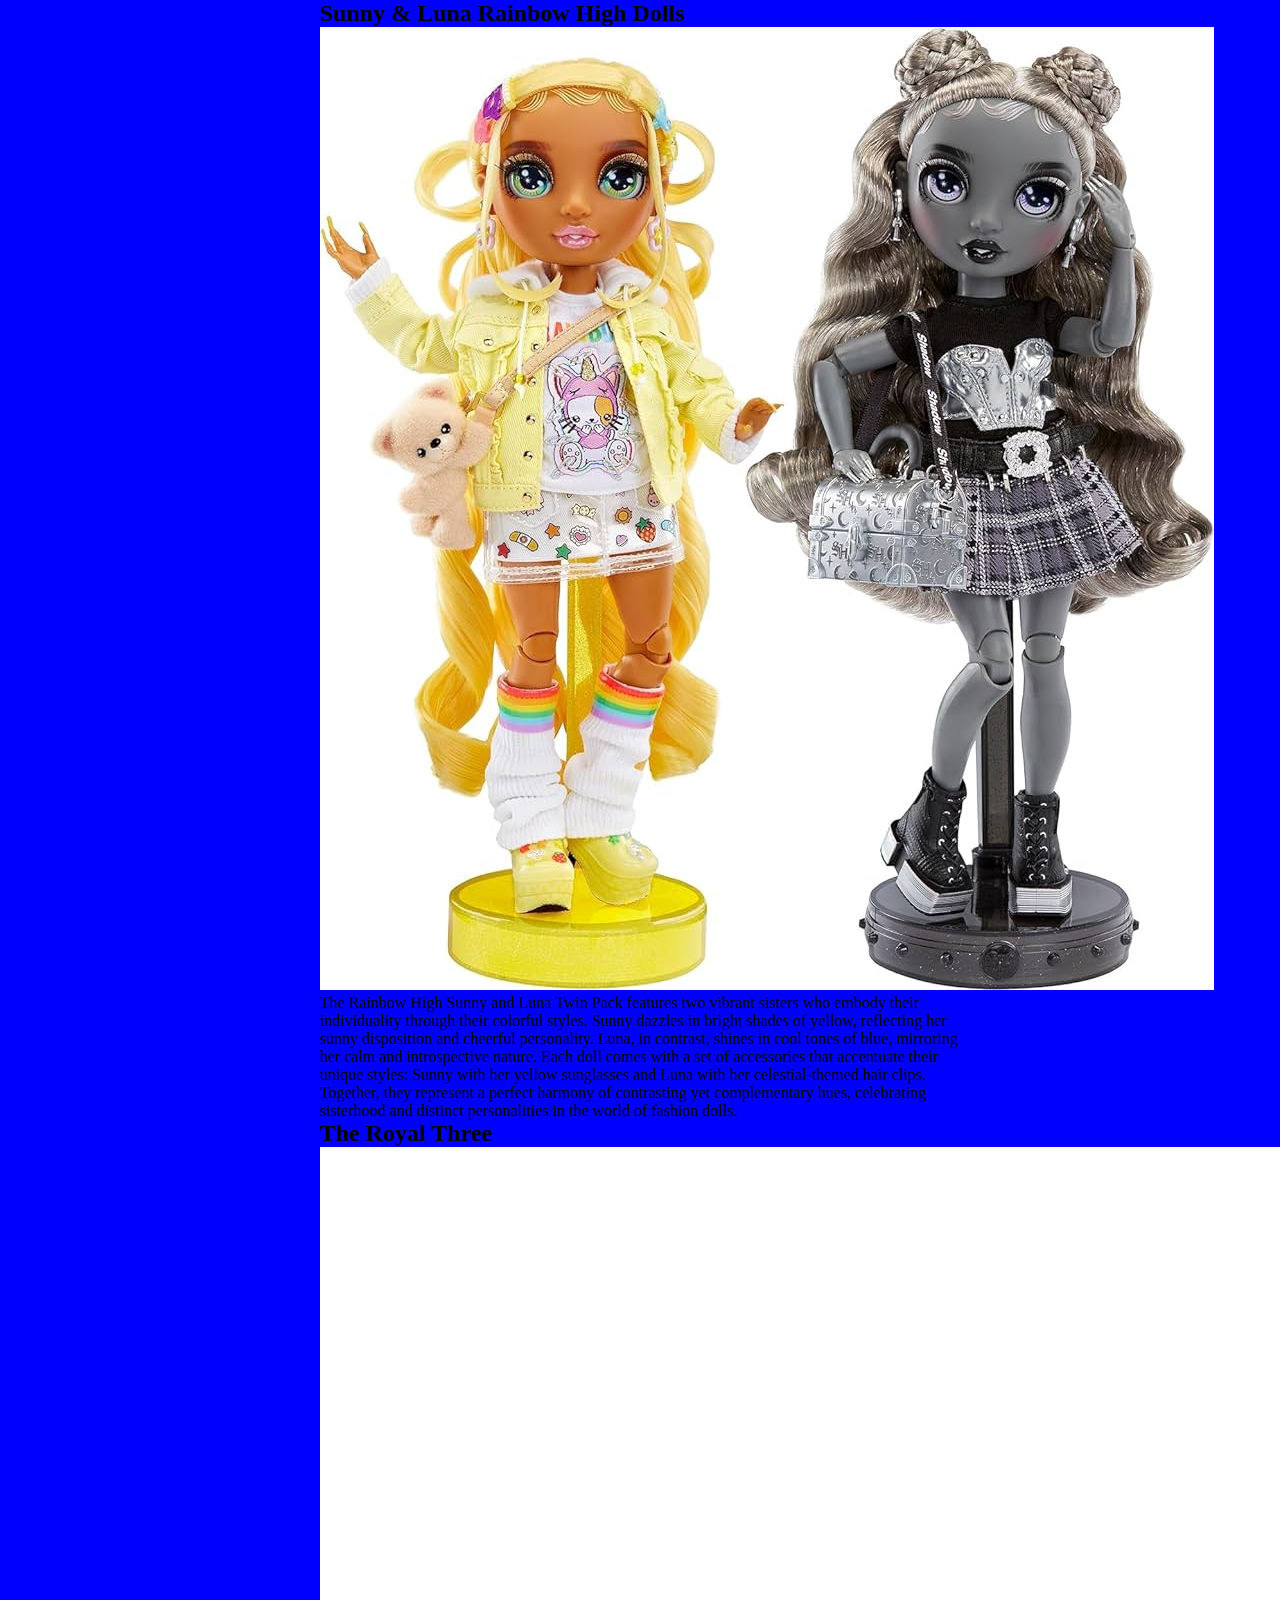
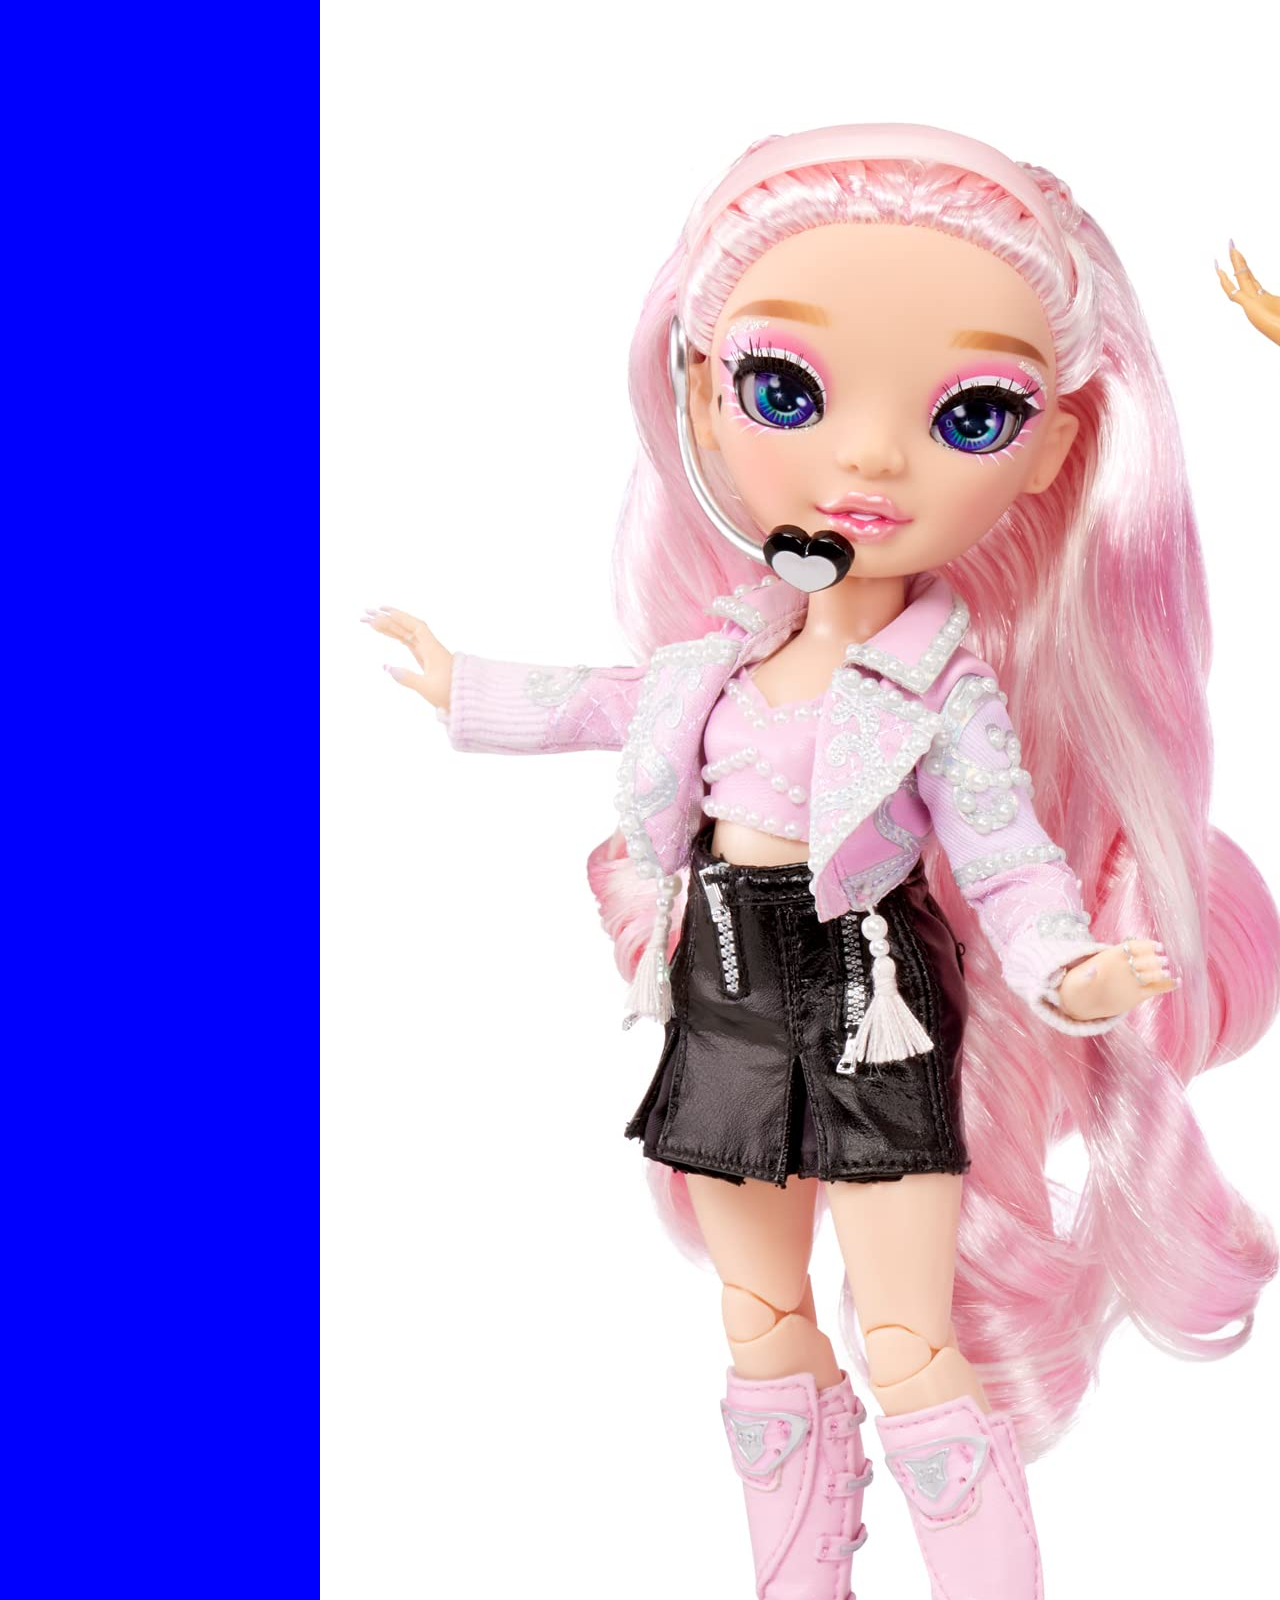
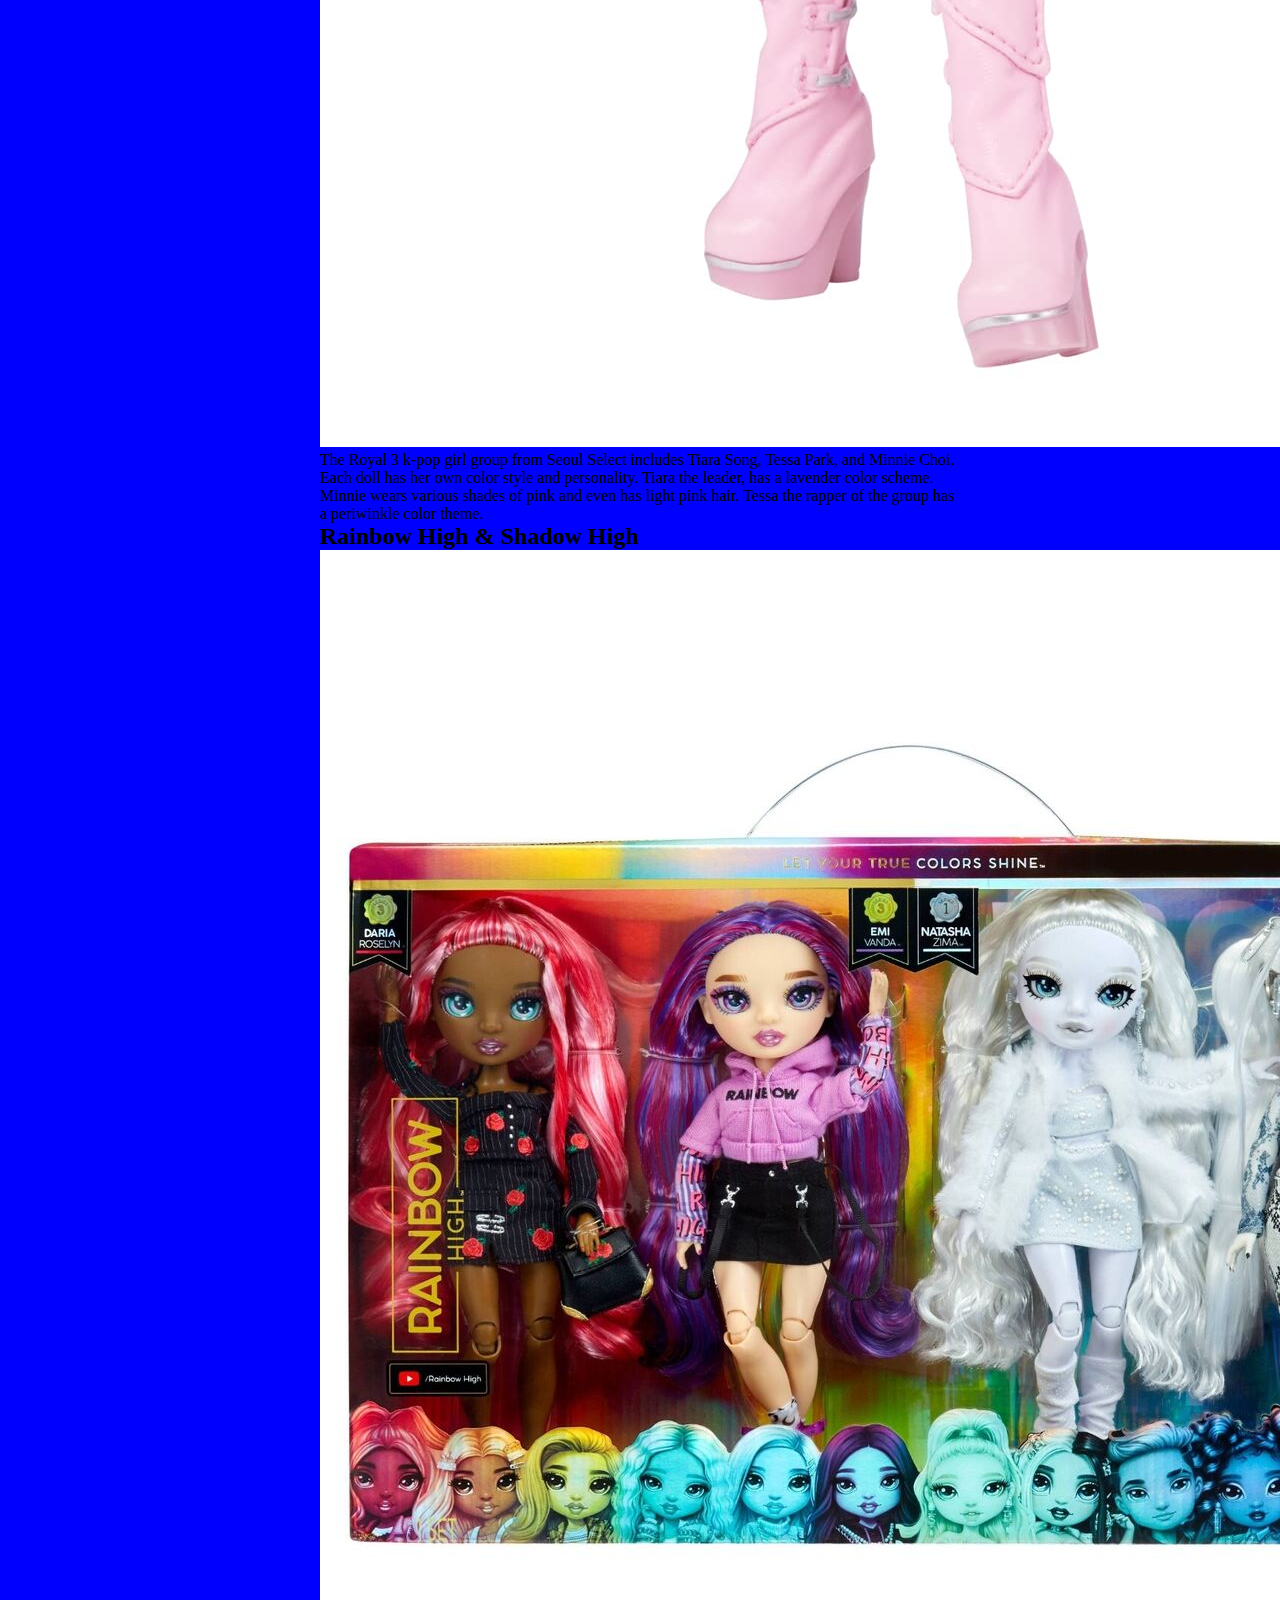
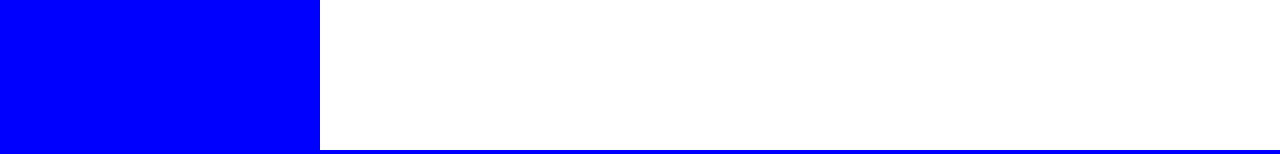
<file: exercises/product-showcase-site/index.html>
<!DOCTYPE html>
<html lang="en">
    <head>
        <meta charset="UTF-8">
        <meta name="viewport" content="width=device-width, initial-scale=1.0">
        <title>Product Showcase Site</title>
        <link rel="stylesheet" href="css/style.css">
    </head>
    <body>
        <div id="wrapper">
            <div id="single_column">
                <div id="column_1">
                    <h2>Sunny & Luna Rainbow High Dolls</h2>
                    <img 
                        src="images/sunnyluna.jpeg" 
                        alt="An image of Sunny and Luna Rainbow High Dolls"
                        class="doll_img"
                        id="dollimg_1"
                    >
                    <p id="sunny">
                        The Rainbow High Sunny and Luna Twin Pack features two
                         vibrant sisters who embody their individuality through 
                         their colorful styles. Sunny dazzles in bright shades 
                         of yellow, reflecting her sunny disposition and 
                         cheerful personality. Luna, in contrast, shines in 
                         cool tones of blue, mirroring her calm and 
                         introspective nature. Each doll comes with a set of accessories that accentuate their unique styles: 
                         Sunny with her yellow sunglasses and Luna with her celestial-themed hair clips. 
                         Together, they represent a perfect harmony of 
                         contrasting yet complementary hues, celebrating
                         sisterhood and distinct personalities in the world of 
                         fashion dolls.

                    </p>
                    
                </div>
                <div id="column_2">
                    <h2>The Royal Three</h2>
                    <img 
                        src="images/theroyalthree.jpeg" 
                        alt="An image of the royal three from Seoul Select"
                        class="doll_img"
                        id="dollimg_2"
                    >
                    <p id="three">
                        The Royal 3 k-pop girl group from Seoul Select includes
                         Tiara Song, Tessa Park, and Minnie Choi. Each doll has 
                         her own color style and personality. Tiara the leader, 
                         has a lavender color scheme. Minnie wears various 
                         shades of pink and even has light pink hair. 
                         Tessa the rapper of the group has a periwinkle color 
                         theme. 

                    </p>
                </div>
                <div id="column_3">
                    <h2>Rainbow High & Shadow High</h2>
                    <img 
                        src="images/rainbowdolls.jpeg" 
                        alt="An image of a box with four rainbow high dolls"
                        class="doll_img"
                        id="dollimg_3"
                    >
                    <p id="box">
                        
                    </p>
                </div>
            </div>

        </div>
     
        
    </body>
</html>
</file>
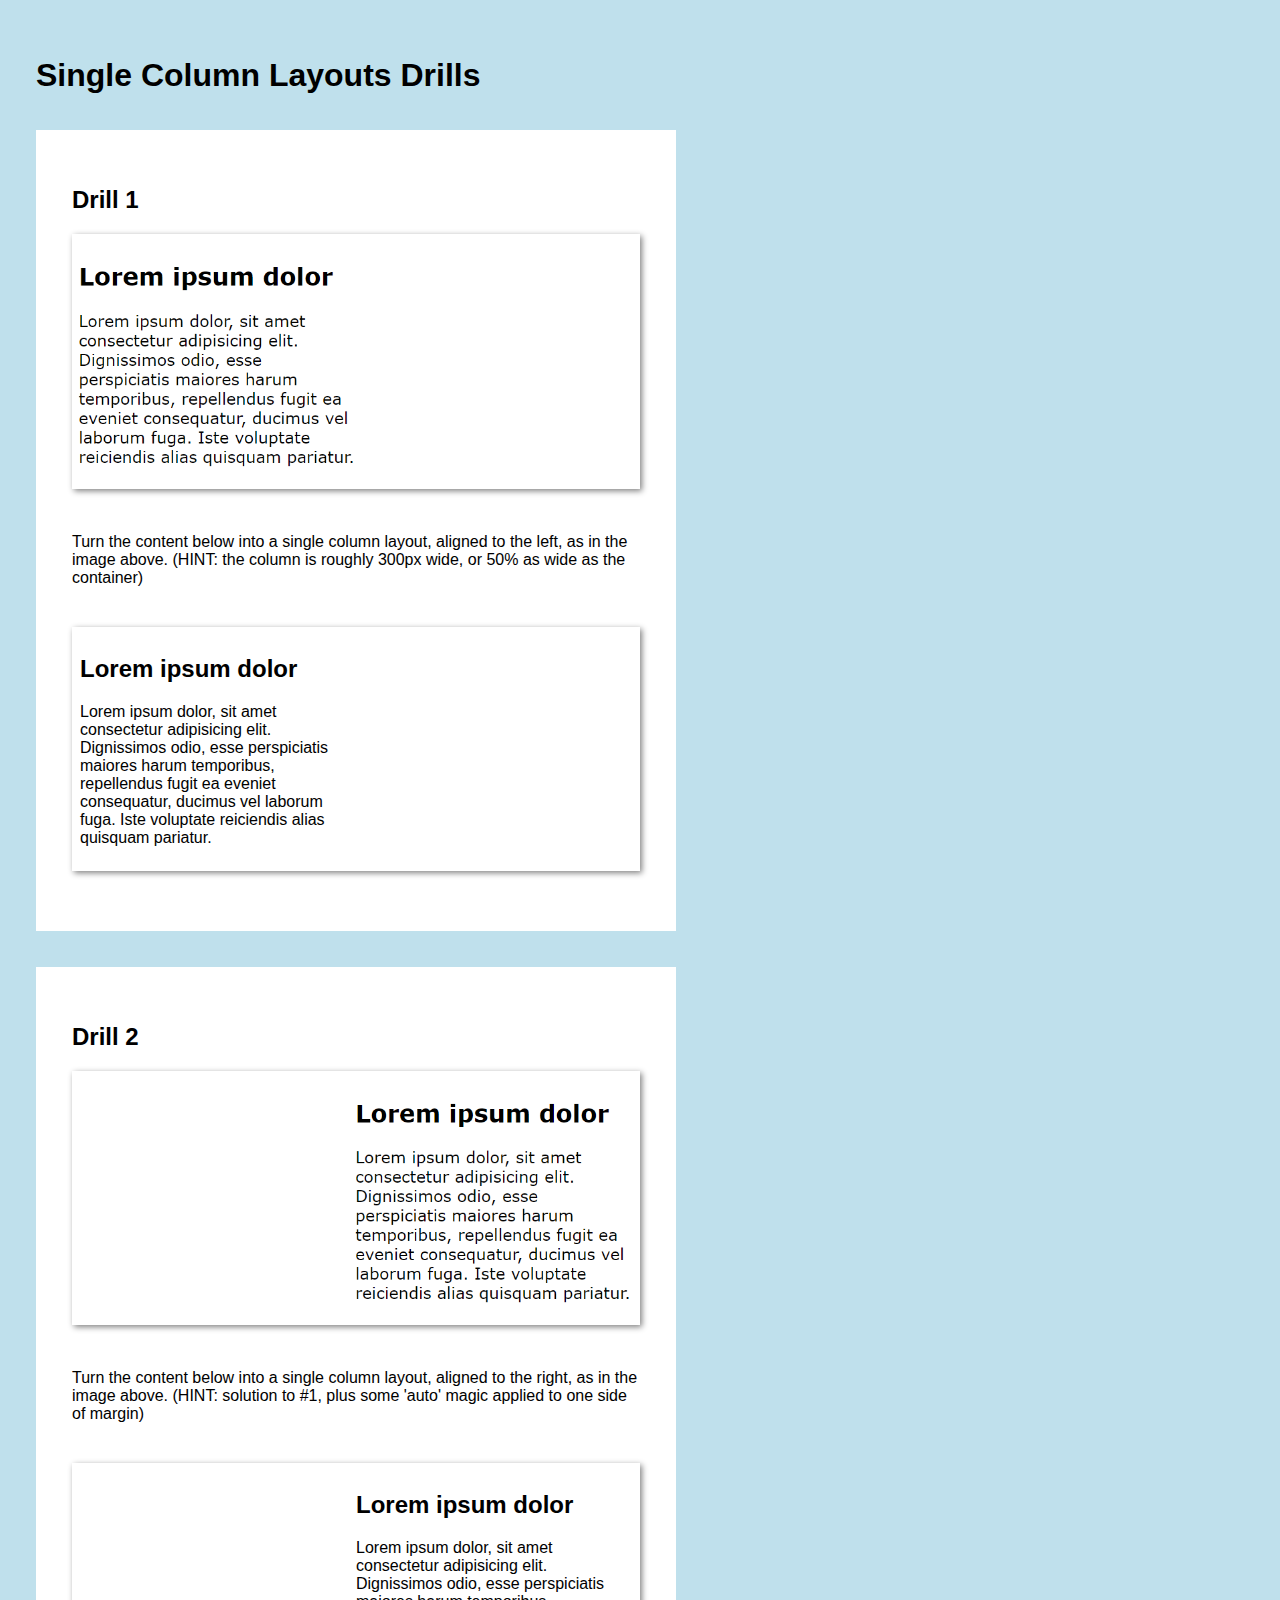
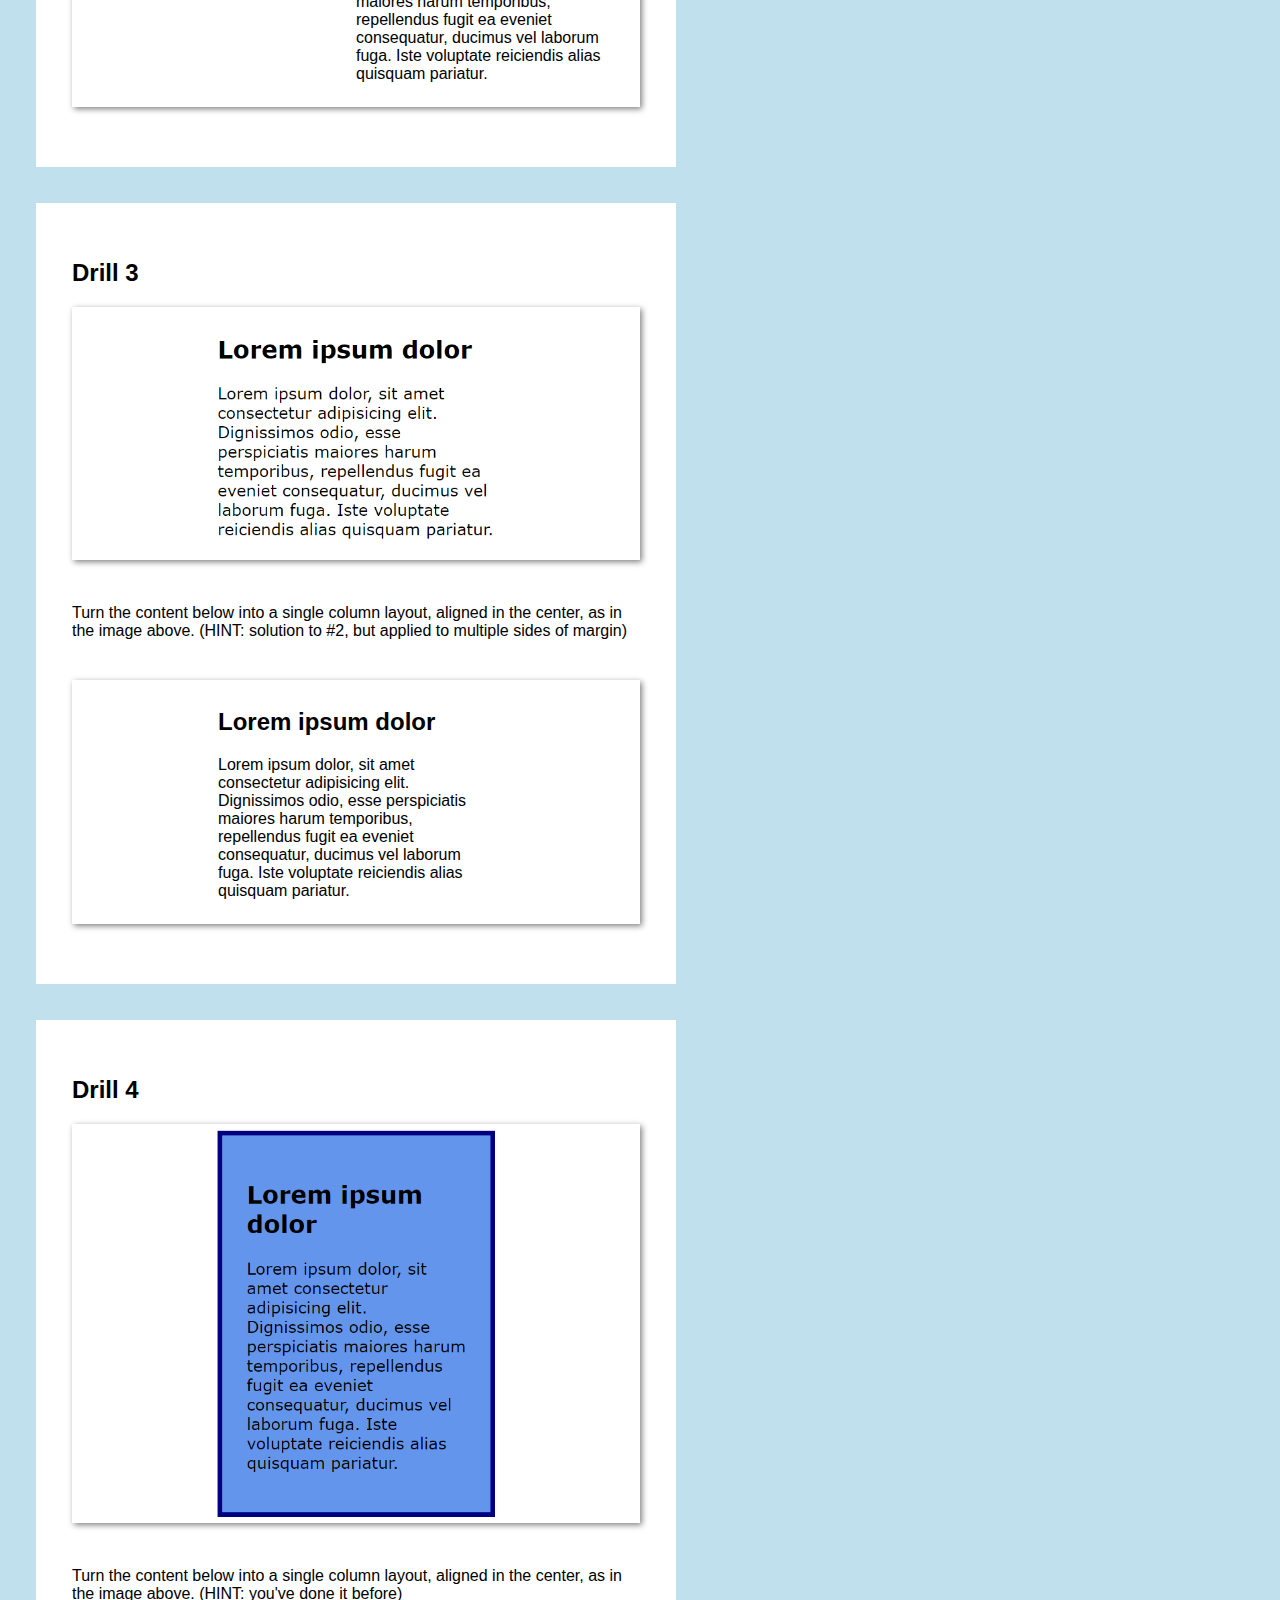
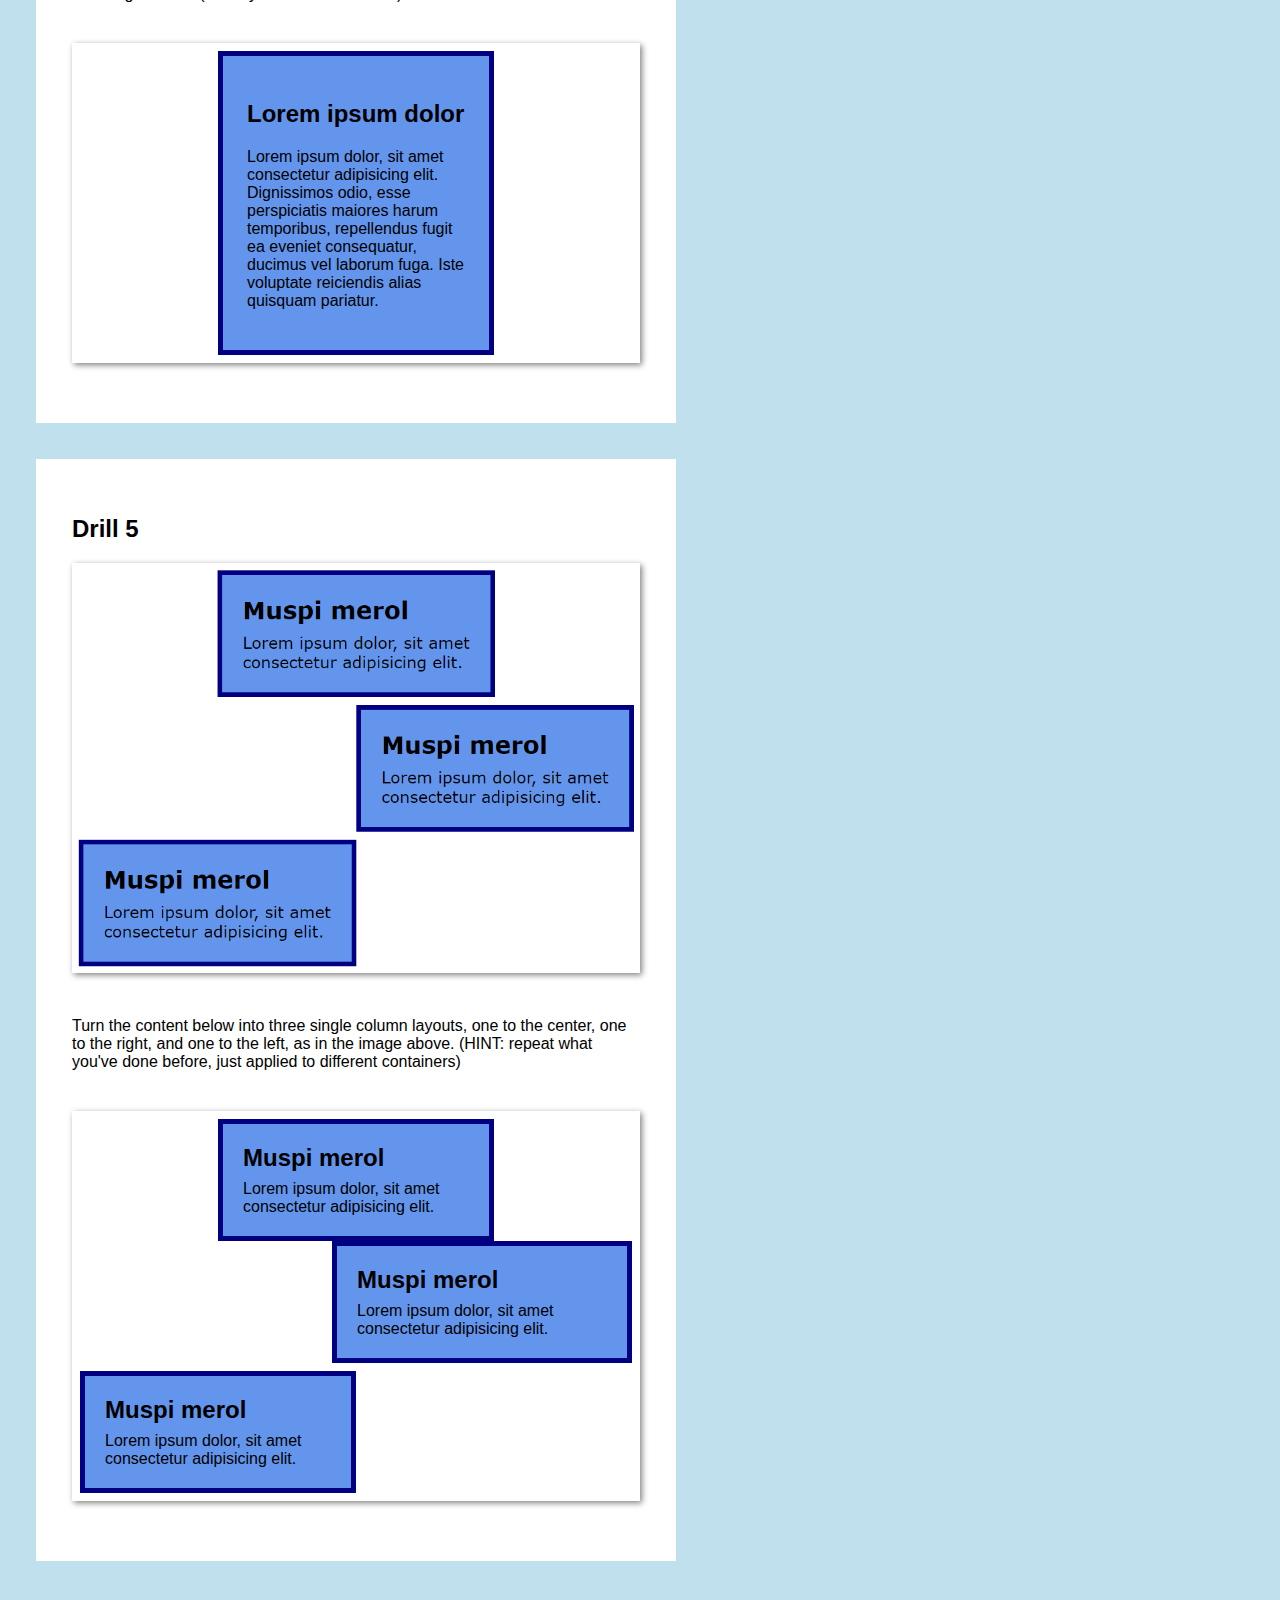
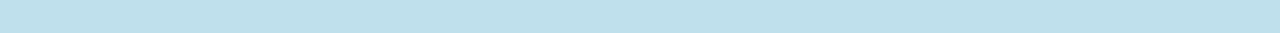
<file: exercises/single-column-layouts-drills/index.html>
<!DOCTYPE html>
<html lang="en">
    <head> 
        <meta charset="UTF-8"> 
        <meta http-equiv="X-UA-Compatible" content="IE=edge"> 
        <meta name="viewport" content="width=device-width, initial-scale=1.0"> 
        <title>Single Column Layouts Drills</title>
        <link href="css/style.css" rel="stylesheet">
        <link href="css/drill.css" rel="stylesheet" data-meal-prep>
    </head>
    <body>  
        <h1>Single Column Layouts Drills</h1>

        <section id="drill1">
            <h2>Drill 1</h2>
            <img src="images/drill1.png" alt="Drill 1">
            <p>
                Turn the content below into a single column layout,
                aligned to the left, as in the image above.
                (HINT: the column is roughly 300px wide, or 50%
                as wide as the container)
            </p>
            <div class="solution">
                <div id="column-d1" class="column">
                    <h2>Lorem ipsum dolor</h2>
                    <p>
                        Lorem ipsum dolor, sit amet consectetur adipisicing 
                        elit. Dignissimos odio, esse perspiciatis maiores 
                        harum temporibus, repellendus fugit ea eveniet 
                        consequatur, ducimus vel laborum fuga. Iste 
                        voluptate reiciendis alias quisquam pariatur.
                    </p>
                </div>
            </div>
        </section>

        <section id="drill2">
            <h2>Drill 2</h2>
            <img src="images/drill2.png" alt="Drill 2">
            <p>
                Turn the content below into a single column layout,
                aligned to the right, as in the image above.
                (HINT: solution to #1, plus some 'auto' magic
                applied to one side of margin)
            </p>
            <div class="solution">
                <div id="column-d2" class="column">
                    <h2>Lorem ipsum dolor</h2>
                    <p>
                        Lorem ipsum dolor, sit amet consectetur adipisicing 
                        elit. Dignissimos odio, esse perspiciatis maiores 
                        harum temporibus, repellendus fugit ea eveniet 
                        consequatur, ducimus vel laborum fuga. Iste 
                        voluptate reiciendis alias quisquam pariatur.
                    </p>
                </div>
            </div>
        </section>

        <section id="drill3">
            <h2>Drill 3</h2>
            <img src="images/drill3.png" alt="Drill 3">
            <p>
                Turn the content below into a single column layout,
                aligned in the center, as in the image above.
                (HINT: solution to #2, but applied to multiple 
                sides of margin)
            </p>
            <div class="solution">
                <div id="column-d3" class="column">
                    <h2>Lorem ipsum dolor</h2>
                    <p>
                        Lorem ipsum dolor, sit amet consectetur adipisicing 
                        elit. Dignissimos odio, esse perspiciatis maiores 
                        harum temporibus, repellendus fugit ea eveniet 
                        consequatur, ducimus vel laborum fuga. Iste 
                        voluptate reiciendis alias quisquam pariatur.
                    </p>
                </div>
            </div>
        </section>

        <section id="drill4">
            <h2>Drill 4</h2>
            <img src="images/drill4.png" alt="Drill 4">
            <p>
                Turn the content below into a single column layout,
                aligned in the center, as in the image above.
                (HINT: you've done it before)
            </p>
            <div class="solution">
                <div id="container-d4" class="container">
                    <h2>Lorem ipsum dolor</h2>
                    <p>
                        Lorem ipsum dolor, sit amet consectetur adipisicing 
                        elit. Dignissimos odio, esse perspiciatis maiores 
                        harum temporibus, repellendus fugit ea eveniet 
                        consequatur, ducimus vel laborum fuga. Iste 
                        voluptate reiciendis alias quisquam pariatur.
                    </p>
                </div>
            </div>
        </section>

        <section id="drill5">
            <h2>Drill 5</h2>
            <img src="images/drill5.png" alt="Drill 5">
            <p>
                Turn the content below into three single column layouts,
                one to the center, one to the right, and one to the left,
                as in the image above. (HINT: repeat what you've done
                before, just applied to different containers)
            </p>
            <div class="solution">
                <div id="container-d5-1" class="container-2">
                    <h2>Muspi merol</h2>
                    <p>
                        Lorem ipsum dolor, sit amet 
                        consectetur adipisicing elit.
                    </p>
                </div>
                <div id="container-d5-2" class="container-2">
                    <h2>Muspi merol</h2>
                    <p>
                        Lorem ipsum dolor, sit amet 
                        consectetur adipisicing elit.
                    </p>
                </div>
                <div id="container-d5-3" class="container-2">
                    <h2>Muspi merol</h2>
                    <p>
                        Lorem ipsum dolor, sit amet 
                        consectetur adipisicing elit.
                    </p>
                </div>
            </div>
        </section>
    </body>
</html>
</file>
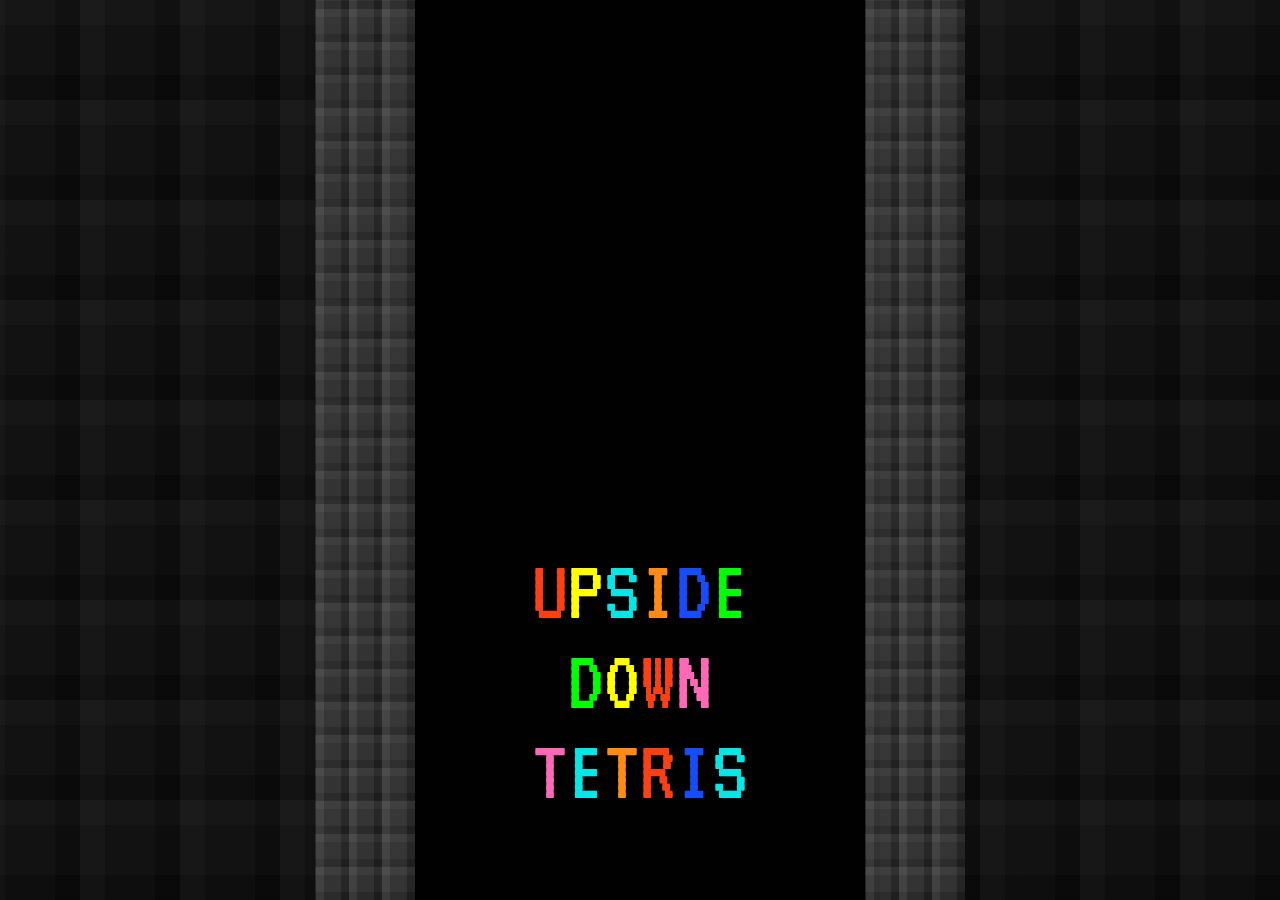
<file: exercises/upside-down-tetris/index.html>
<!DOCTYPE html>
<html lang="en">
    <head>
        <meta charset="UTF-8">
        <meta name="viewport" content="width=device-width, initial-scale=1.0">
        <title>Upside-down Tetris (Exercise)</title>
        <link href="css/setup.css" rel="stylesheet">
        <link href="css/style.css" rel="stylesheet">
    </head>
    <body>
        <div id="game-container">
            <div id="left-wall"></div>
            <div id="right-wall"></div>
            <div id="block-area">
                <!-- ADD YOUR HTML CODE INSIDE OF THIS DIV-->





                <!-- DON'T MODIFY ANYTHING PAST THIS POINT-->
            </div>
        </div>
        <div id="title">
            <h1>
                <span class="c1">U</span><span class="c3">P</span><span class="c5">S</span><span class="c2">I</span><span class="c6">D</span><span class="c4">E</span>
                <br>
                <span class="c4">D</span><span class="c3">O</span><span class="c1">W</span><span class="c7">N</span>
                <br>
                <span class="c7">T</span><span class="c5">E</span><span class="c2">T</span><span class="c1">R</span><span class="c6">I</span><span class="c5">S</span>
            </h1>
        </div>
    </body>
</html>
</file>
<file: demos/responsiveness demo/css/style.css>
@media screen and (max-width: 768px) and (min-width:481px) {
    body {
        background-color: skyblue;
    }
}



/*mobile break point*/
@media screen and (max-width: 480px){
    body {
        background-color: firebrick;
    }
}
</file>
<file: demos/two-columns-mixed/css/style.css>
* {
    box-sizing: border-box;
}

body {
    margin: 0px;
    font-family: sans-serif; 
}

#grid-layout {
    display: grid;
    grid-template-columns: 250px 1fr;
    grid-template-areas: 
        "header header"
        "sidebar main";
}

#header {
    padding: 0 36px;
    grid-area: header;
}

#sidebar {
    padding: 0 24px;
    grid-area: sidebar;
}

#main {
    display: flex;
    grid-area: main;
    flex-wrap: wrap;
}

/* Header style */

#header a {
    text-decoration: none;
}

#header #me {
    color: #111111;
}

#header #tube {
    background-color: red;
    color: white;
    padding: 4px;
    border-radius: 12px;
}

/* Sidebar Styles */

#sidebar ul {
    margin: 0;
    padding: 12px 0;
    list-style-type: none;
    border-bottom: 1px solid #aaaaaa;
}

#sidebar ul a {
    text-decoration: none;
    color: #111111;
    display: block;
    padding: 12px;
}

#sidebar ul a:hover {
    background-color: #eeeeee;
    border-radius: 12px;
}

/* MeTube Items Styles */

.metube-item {
    flex: 250px;
    margin-right: 12px;
    margin-bottom: 24px;

}

.metube-item .thumbnail-placeholder {
    background: radial-gradient(
        at top left, 
        #8b6fad, 
        #3d2a6b
   );
   aspect-ratio: 16/9;
   border-radius: 8px;
 
}

.metube-item h4 {
    margin: 8px;
}

.metube-item h4 a {
    text-decoration: none;
    color: #238881;
    display: block;
}

.metube-item h4 a:hover {
    text-decoration: underline;
}

.metube-item .video-details {
    margin: 8px; 
    font-size: 14px;
}

.metube-item .video-channel {
    margin-bottom: 4px;
}
</file>
<file: exercises/color-palettes/css/style.css>
@import url('https://fonts.googleapis.com/css2?family=Dancing+Script:wght@400..700&family=Monoton&family=Rubik+Mono+One&display=swap');


* {
    box-sizing: border-box;
    padding: 0;
    margin: 0;
}

body {
    background-color: #f3ebf3;
}

#big_title {
    text-align: center;
    font-size: 5rem;
    padding: 2rem;
    color: #9b7fa4;
    text-shadow:2px 2px #ffa500;
}


.color_title1,
.color_title2,
.color_title3 {
    padding-bottom: 10px;
    font-size: 2rem;
}




#title_1,
#title_2,
#title_3 {
    text-align: center;
    padding: 20px;
    font-size: 40px;
}

#title_1 {
    font-family: Dancing Script;
    color: #b67786;
}

#title_2 {
    font-family: "Rubik Mono One", monospace;
    color: #00a34f;
}

#title_3 {
    font-family: "Monoton", sans-serif;
    color: #e1217a;
}

span {
    color: #540d6e;
}


.text_hex {
    font-size: 20px;
}

#color_palette_one {
    padding: 10px;
}

#a1{
    background-color:#9e4770;
    color: white;
    font-family: dancing script;
    text-align: center;
    padding: 24px;
}

#b1{
    background-color: #b67786;
    color: white;
    font-family: dancing script;
    text-align: center;
    padding: 24px;
}

#c1{
    background-color: #e096a3;
    color: white;
    font-family: dancing script;
    text-align: center;
    padding: 24px;
}

#d1{
    background-color: #efa8b8;
    color: white;
    font-family: dancing script;
    text-align: center;
    padding: 24px;
}

#e1{
    background-color: #F6cbdf;
    color: white;
    font-family: dancing script;
    text-align: center;
    padding: 24px;
}

#fairy_text,
#fairy_hex {
    text-shadow: 2px 2px rgb(203, 125, 194);
}



/* Color palette 2 */


#a2{
    background-color:#540d6e;
    color: white;
    font-family: "Rubik Mono One", monospace;
    padding: 24px;
    text-align: center;
}

#b2{
    background-color: #00a34f;
    color: white;
    font-family: "Rubik Mono One", monospace;
    text-align: center;
    padding: 24px;
}

#c2{
    background-color: #a379c9;
    color: white;
    font-family: "Rubik Mono One", monospace;
    text-align: center;
    padding: 24px;
}

#d2{
    background-color: #95df63;
    color: white;
    font-family: "Rubik Mono One", monospace;
    text-align: center;
    padding: 24px;
}

#e2{
    background-color: #eaeaea;
    color: white;
    font-family: "Rubik Mono One", monospace;
    text-align: center;
    padding: 24px;
}

#pla_title,
#pla_hex {
    text-shadow: 2px 2px #5c5656;
}

/* Color Palette 3 */


#a3{
    background-color:#7e7105;
    color: white;
    font-family: "Monoton", sans-serif;
    text-align: center;
    padding: 24px;
}

#b3{
    background-color: #6a8f06;
    color: white;
    font-family: "Monoton", sans-serif;
    text-align: center;
    padding: 24px;
}

#c3{
    background-color: #e1217a;
    color: white;
    font-family: "Monoton", sans-serif;
    text-align: center;
    padding: 24px;
}

#d3{
    background-color: #d1984b;
    color: white;
    font-family: "Monoton", sans-serif;
    text-align: center;
    padding: 24px;
}

#e3{
    background-color: #e7dbb3;
    color: white;
    font-family: "Monoton", sans-serif;
    text-align: center;
    padding: 24px;
}
</file>
<file: exercises/containers-selectors-drills/css/style.css>
* {
    box-sizing: border-box;
}

body {
    background-color: rgb(191, 224, 236);
    margin: 0px;
    padding: 36px;
    font-family: Verdana, Geneva, Tahoma, sans-serif;
}

section {
    background-color: white;
    margin: 36px 0px;
    padding: 36px 36px 60px;
    width: 640px;
}

img {
    box-shadow: 2px 2px 6px grey;
    width: 100%;
}

section > p {
    padding: 24px 0px;
}

.solution {
    box-shadow: 2px 2px 6px grey;
    padding: 8px;
}

.red {
    border: 5px solid red;
    border-radius: 8px;
    margin: 12px;
    padding: 0px 12px;
}

.orange {
    border: 5px solid orange;
    border-radius: 8px;
    margin: 12px;
    padding: 0px 12px;
}

.purple {
    border: 5px solid purple;
    border-radius: 8px;
    margin: 12px;
    padding: 0px 12px;
}

.blue {
    border: 5px solid blue;
    border-radius: 8px;
    margin: 12px 0px;
    padding: 0px 12px;
}

.dashed {
    border: 5px dashed forestgreen;
    margin: 12px 0px;
    padding: 0px 12px;
}

.dotted {
    border: 10px dotted darkmagenta;
    margin: 12px 0px;
    padding: 0px 12px;
}

#drill4 .solution p {
    display: inline-block;
    border: 16px solid teal;
    padding: 24px 12px;
}

.shadowed {
    border: 1px solid royalblue;
    box-shadow: 8px 8px royalblue;
    margin: 12px;
    padding: 0px 12px;
}

.inset-shadow {
    border: 1px solid royalblue;
    box-shadow: inset 0px 0px 8px royalblue;
    margin: 24px 12px 12px;
    padding: 0px 12px;
}

.dog-days {
    border: 20px dotted red;
    margin: 24px;
    padding: 24px;
    display: flex;
}

.cat-tales {
    border: 20px dashed darkkhaki;
    border-style: dashed solid;
    margin: 24px;
    padding: 24px;
    display: flex;
}

.dog-days img,
.cat-tales img {
    width: 200px;
    object-fit: cover
}

.dog-days p,
.cat-tales p {
    margin: 24px;
}
</file>
<file: exercises/containers-selectors-drills/css/drill.css>
/* Drill 1 - Write your code solution below */



/* Drill 2 - Write your code solution below */



/* Drill 3 - Write your code solution below */
.dashed p span {
    color: magenta;
}


/* Drill 4 - Write your code solution below */
.shadowed p {
    background-color: skyblue;
}



/* Drill 5 - Write your code solution below */

.dog-days img {
    border-radius: 50%;
}
</file>
<file: exercises/media-queries/css/style.css>
/* Google Font API imports - found at https://fonts.google.com/ */
@import url('https://fonts.googleapis.com/css2?family=Assistant&family=Secular+One&display=swap');

/*****************************************************************************
  Heading, Link, and Misc. Styles
*****************************************************************************/
* {
    box-sizing: border-box;
}

body {
    margin: 0;
}

h1,
h2,
h3,
a {
    font-family: 'Secular One', sans-serif;
}

h4,
p {
    font-family: 'Assistant', sans-serif;
}

h1 {
    font-size: 60px;
    margin-bottom: 0;
}

h4 {
    font-size: 18px;
    margin-top: 4px;
}

a {
    text-decoration: none;
}

#nav,
#nav a,
#footer a {
    color: indigo;
}

#nav a:hover,
#footer a:hover {
    color: purple;
    text-decoration: underline;
}

#footer ul {
    padding: 0;
}

/****************************************************************************
  Nav/Footer styles
****************************************************************************/
#nav {
    align-items: center;
    display: flex;
    margin: 0 24px;
    min-height: 50px;
}

#footer {
    display: flex;
    justify-content: center;
}

#nav-links {
    justify-content: center;
}

#nav-links,
.social-media {
    display: flex;
    list-style-type: none;
}

#nav-links li,
.social-media li {
    padding: 0 4px;
}

#nav .social-media {
    justify-content: flex-end;
    padding-left: 0;
}

.social-media i {
    font-size: 20px;
}

#nav,
#nav a,
#footer a {
    color: indigo;
}

#nav a:hover,
#footer a:hover {
    text-decoration: underline;
}

#nav ul,
#nav h2 {
    flex: 1;
    margin: 0;
    padding: 0;
}

/****************************************************************************
  Content Container styles
****************************************************************************/

#content-container {
    max-width: 1000px;
    margin: 0px auto;
}

/****************************************************************************
  Hero styles
****************************************************************************/

#hero {
    background-image: url("../images/abstractBackground.jpg");
    background-size: cover;
    color: white;
    height: 70vh;
    display: flex;
    justify-content: center;
    align-items: center;
    text-align: center;
    padding: 10%;
}

#hero h1 {
    font-size: 120px;
}

#hero h3 {
    font-size: 60px;
}

/****************************************************************************
  Link styles
****************************************************************************/

#hero a,
.card a {
    background-color: white;
    color: indigo;
    border: 2px solid indigo;
    border-radius: 24px;
    display: inline-block;
    padding: 8px 16px;
    margin-top: 12px;
    min-width: 150px;
    transition: transform 0.25s;
}

#hero a:hover,
.card a:hover {
    transform: scale(1.05);
}

/****************************************************************************
  Card styles
****************************************************************************/
.three-cards,
.two-cards {
    display: flex;
}

.card {
    border: 2px solid indigo;
    color: indigo;
    margin: 48px 24px 24px;
    padding: 12px 12px 24px;
    text-align: center;
    box-shadow: 4px 4px 8px 0px grey;
    flex: 1;
}

.card p {
    font-size: 18px;
}

.three-cards {
    margin-top: 48px;
}

.two-cards {
    align-items: center;
    margin: 48px 0px;
}

.two-cards .card {
    border: 0px;
    box-shadow: none;
}

.two-cards .card img {
    width: 100%;
}

/****************************************************************************
  Media Query - Mobile Breakpoint
****************************************************************************/

/* TODO: Add your media query code here */

@media screen and (max-width: 768px){
  

   #nav {
    display: flex;
    flex-direction: column;
   
   }

   #hero h1 {
    font-size:100px ;
   }

   #hero h3 {
    font-size: 40px;
   }

   .three-cards {
    display: flex;
    flex-direction: column;
   }

   .two-cards {
    display: flex;
    flex-direction: column;
   }

   .two-cards a {
    display: flex;
    flex-direction: column;
   }

}
</file>
<file: exercises/product-showcase-site/css/style.css>
* {
    box-sizing: border-box;
    padding: 0;
    margin: 0;
}

#wrapper {
    background-color: blue;
}

#column_1 {
    width: 50%;
    margin: 0 auto;
}


#column_2 {
   
    width: 50%;
    margin: 0 auto;
}

#column_3 {
    
    width: 50%;
    margin: 0 auto;
}
</file>
<file: exercises/single-column-layouts-drills/css/style.css>
* {
    box-sizing: border-box;
}

body {
    background-color: rgb(191, 224, 236);
    margin: 0px;
    padding: 36px;
    font-family: Verdana, Geneva, Tahoma, sans-serif;
}

section {
    background-color: white;
    margin: 36px 0px;
    padding: 36px 36px 60px;
    width: 640px;
}

section > img {
    box-shadow: 2px 2px 6px grey;
    width: 100%;
}

img + p {
    padding: 24px 0px;
}

.solution {
    box-shadow: 2px 2px 6px grey;
    padding: 8px;
}

.container {
    background-color: cornflowerblue;
    border: 5px solid navy;
    padding: 24px;
}

.container-2 {
    background-color: cornflowerblue;
    border: 5px solid navy;
    padding: 12px;
    margin-bottom: 8px;
}

.container-2:last-child {
    margin-bottom: 0px;
}

.container-2 h2,
.container-2 p {
    margin: 8px;
}
</file>
<file: exercises/single-column-layouts-drills/css/drill.css>
/* Drill 1 - Write your code solution below */

#column-d1 {
    width: 50%;
    /* min-width: 300px;
    margin-right: auto;
    */
} 


/* Drill 2 - Write your code solution below */
#column-d2 {
    width: 50%;
    margin-left: auto;
}


/* Drill 3 - Write your code solution below */
#column-d3 {
    width: 50%;
    margin-left: auto;
    margin-right: auto;
}


/* Drill 4 - Write your code solution below */
#container-d4 {
    width: 50%;
    margin: 0 auto;
}



/* Drill 5 - Write your code solution below */
#container-d5-1 {
    width: 50%;
    margin: 0 auto;
    
}

#container-d5-2 {
    width: 300px;
    margin-left: auto;
}

#container-d5-3 {
    width: 50%;
}
</file>
<file: exercises/upside-down-tetris/css/setup.css>
/*
    NOTE TO STUDENTS: DON'T MODIFY THE CODE IN THIS FILE!

    If you do, you risk messing up the Upside-down Tetris template!
    However, feel free to look at the CSS Properties used.

    Some of them are relatively advanced, but you are encouraged
    to do your own research to try to understand how they work.

    If you get stuck, feel free to ask about them in office hours!
*/

@import url('https://fonts.googleapis.com/css2?family=VT323&display=swap');

body {
    background: 
        repeating-linear-gradient(
            to left, 
            #33333322 0px, 
            #33333322 25px,
            #55555522 25px,
            #55555522 75px,
            #77777722 75px,
            #77777722 100px
        ),
        repeating-linear-gradient(
            to top, 
            #11111122 0px, 
            #11111122 25px,
            #33333322 25px,
            #33333322 75px,
            #55555522 75px,
            #55555522 100px
        ),
        #010101;
    margin: 0px;
}

#game-container {
    display: grid;
    grid-template-columns: 1fr 100px 450px 100px 1fr;
    grid-template-areas: 
        ". wall-1 stage wall-2 .";
}

#left-wall {
    grid-area: wall-1;
    height: 100vh;
}

#right-wall {
    grid-area: wall-2;
    height: 100vh;
}

#block-area {
    grid-area: stage;
    height: 100vh;
    background-color: #010101;
    font-size: 0px;
}

#left-wall,
#right-wall {
    background: 
        repeating-linear-gradient(
            to left, 
            #33333366 0px, 
            #33333366 8.25px,
            #55555566 8.25px,
            #55555566 24.75px,
            #77777766 24.75px,
            #77777766 33px
        ),
        repeating-linear-gradient(
            to top, 
            #11111166 0px, 
            #11111166 8.25px,
            #33333366 8.25px,
            #33333366 24.75px,
            #55555566 24.75px,
            #55555566 33px
        );
}

#title {
    color: white;
    position: absolute;
    bottom: 0px;
    left: 50%;
    transform: translateX(-50%);
    text-align: center;
}

#title h1 {
    background-color: #010101AA;
    font-family: 'VT323', monospace;
    font-size: 10vh;
    font-weight: normal;
    padding: 24px;
}

.c1 {
    color: rgb(251, 65, 19)
}

.c2 {
    color: rgb(255, 138, 21);
}

.c3 {
    color: yellow;
}

.c4 {
    color: lime;
}

.c5 {
    color: rgb(5, 231, 231)
}

.c6 {
    color: #174cfa;
}

.c7 {
    color: rgb(253, 104, 183);
}
</file>
<file: exercises/upside-down-tetris/css/style.css>
/*
    NOTE TO STUDENTS: 

    This is the file you should be writing your CSS in 
    for the Upside-down Tetris assignment.

    Good luck, and have fun!
*/
</file>
